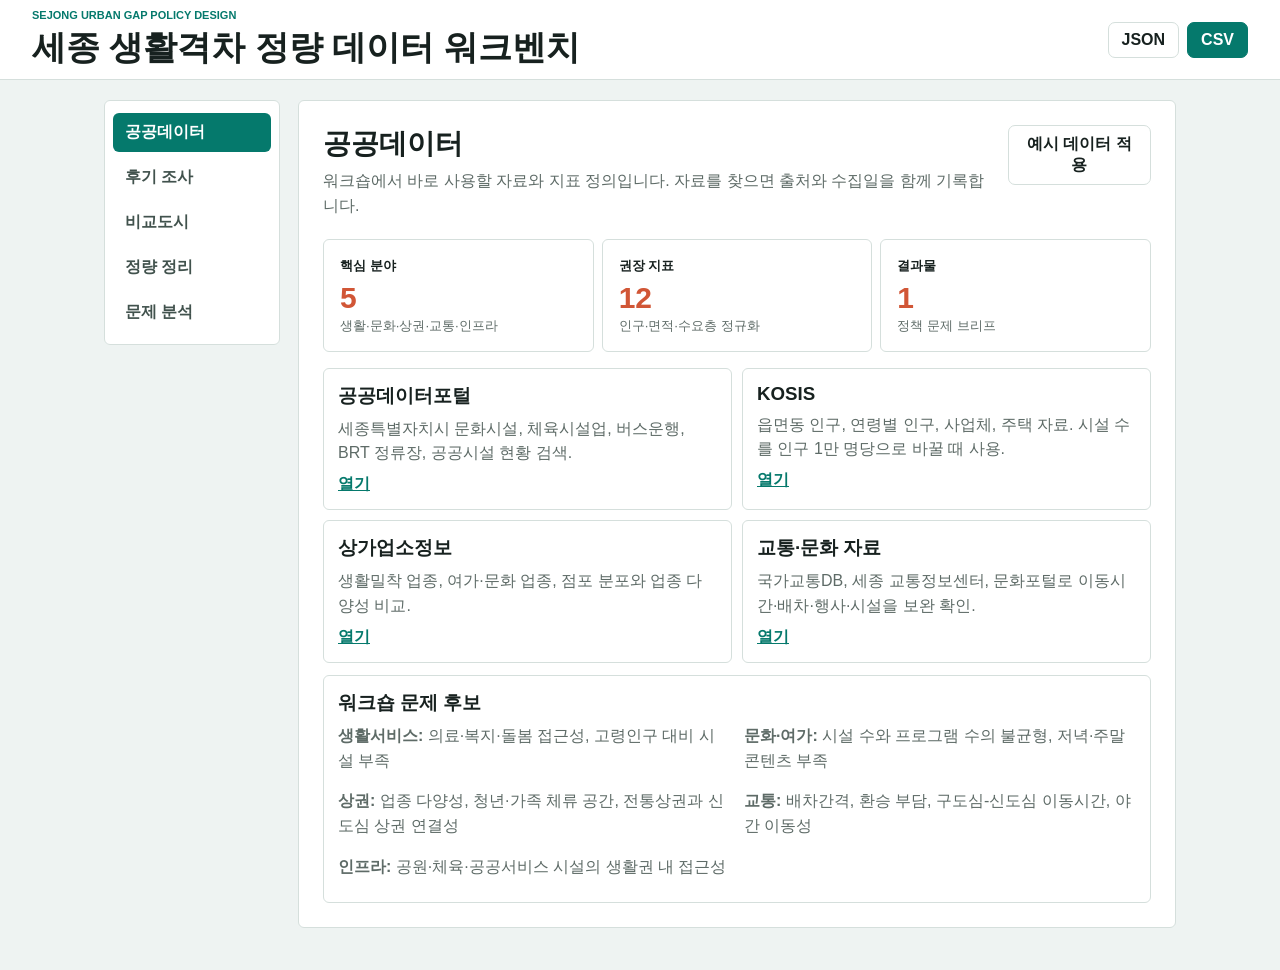
<file: sejong-gap-workbench.html>
<!doctype html>
<html lang="ko">
<head>
  <meta charset="utf-8">
  <meta name="viewport" content="width=device-width, initial-scale=1">
  <title>세종 생활격차 정량 데이터 워크벤치</title>
  <style>
:root {
  --ink: #17211f;
  --muted: #5e6b67;
  --line: #d5dfdc;
  --bg: #eef3f2;
  --panel: #ffffff;
  --soft: #f6f9f8;
  --brand: #05796c;
  --brand-dark: #00675e;
  --danger: #d15636;
  --chip: #e8f1ff;
  font-family: "Segoe UI", "Pretendard", "Noto Sans KR", Arial, sans-serif;
}

* {
  box-sizing: border-box;
}

body {
  margin: 0;
  color: var(--ink);
  background: var(--bg);
}

.app-header {
  height: 80px;
  display: flex;
  align-items: center;
  justify-content: space-between;
  gap: 20px;
  padding: 10px clamp(16px, 3vw, 32px);
  border-bottom: 1px solid var(--line);
  background: var(--panel);
}

.app-header p {
  margin: 0 0 4px;
  color: var(--brand);
  font-size: 11px;
  font-weight: 900;
  letter-spacing: 0;
}

.app-header h1 {
  margin: 0;
  font-size: clamp(25px, 3vw, 34px);
  letter-spacing: 0;
}

.header-actions {
  display: flex;
  gap: 8px;
}

button,
select,
input,
textarea {
  font: inherit;
}

button {
  min-height: 32px;
  border: 1px solid var(--line);
  border-radius: 7px;
  padding: 8px 13px;
  background: var(--panel);
  color: var(--ink);
  font-weight: 800;
  cursor: pointer;
}

button:hover {
  border-color: var(--brand);
}

.header-actions button:last-child,
.form-card button,
.nav-item.active {
  border-color: var(--brand);
  background: var(--brand);
  color: #fff;
}

.app-shell {
  display: grid;
  grid-template-columns: 176px minmax(0, 1fr);
  gap: 18px;
  max-width: 1100px;
  margin: 20px auto 42px;
  padding: 0 14px;
}

.side-nav {
  position: sticky;
  top: 20px;
  align-self: start;
  display: grid;
  gap: 6px;
  padding: 12px 8px;
  border: 1px solid var(--line);
  border-radius: 6px;
  background: var(--panel);
}

.nav-item {
  width: 100%;
  min-height: 38px;
  border: 0;
  border-radius: 6px;
  background: transparent;
  color: #41524d;
  text-align: left;
  padding: 9px 12px;
}

.stage {
  display: none;
}

.stage.active {
  display: block;
}

.panel {
  min-height: 540px;
  padding: 24px;
  border: 1px solid var(--line);
  border-radius: 6px;
  background: var(--panel);
}

.panel-head {
  display: flex;
  align-items: start;
  justify-content: space-between;
  gap: 18px;
  margin-bottom: 20px;
}

.panel-head h2 {
  margin: 0 0 6px;
  font-size: 28px;
  letter-spacing: 0;
}

.panel-head p {
  margin: 0;
  color: var(--muted);
  line-height: 1.55;
}

.stat-grid {
  display: grid;
  grid-template-columns: repeat(3, minmax(0, 1fr));
  gap: 8px;
  margin-bottom: 16px;
}

.stat-grid article {
  min-height: 112px;
  padding: 16px;
  border: 1px solid var(--line);
  border-radius: 6px;
  background: var(--panel);
}

.stat-grid span,
label {
  font-size: 13px;
  font-weight: 800;
}

.stat-grid strong {
  display: block;
  margin: 8px 0 3px;
  color: var(--danger);
  font-size: 30px;
  line-height: 1;
}

.stat-grid small {
  color: var(--muted);
}

.data-grid {
  display: grid;
  grid-template-columns: repeat(2, minmax(0, 1fr));
  gap: 10px;
}

.data-grid article,
.guide-box,
.keyword-box,
.table-box,
.form-card,
.brief-preview {
  border: 1px solid var(--line);
  border-radius: 6px;
  background: var(--panel);
}

.data-grid article,
.guide-box,
.keyword-box,
.brief-preview {
  padding: 14px;
}

.data-grid h3,
.guide-box h3,
.keyword-box h3 {
  margin: 0 0 8px;
}

.data-grid p,
.guide-box p {
  margin: 0 0 8px;
  color: var(--muted);
  line-height: 1.55;
}

.data-grid a {
  color: var(--brand);
  font-weight: 900;
}

.guide-box {
  margin-top: 12px;
}

.issue-list {
  display: grid;
  grid-template-columns: repeat(2, minmax(0, 1fr));
  gap: 8px 14px;
}

.form-card {
  display: grid;
  grid-template-columns: 1fr 1fr 1fr;
  gap: 10px;
  padding: 14px;
  margin-bottom: 16px;
}

.form-card .wide {
  grid-column: span 2;
}

label {
  display: grid;
  gap: 7px;
}

input,
select,
textarea {
  width: 100%;
  border: 1px solid #cbd8d5;
  border-radius: 6px;
  padding: 8px 10px;
  color: var(--ink);
  background: #fff;
}

textarea {
  min-height: 108px;
  resize: vertical;
  line-height: 1.5;
}

.split {
  display: grid;
  grid-template-columns: minmax(0, 1fr) 255px;
  gap: 14px;
}

.table-box {
  overflow: auto;
}

table {
  width: 100%;
  min-width: 640px;
  border-collapse: collapse;
}

th,
td {
  border-bottom: 1px solid var(--line);
  padding: 10px;
  font-size: 13px;
  text-align: left;
  vertical-align: middle;
}

th {
  background: var(--soft);
}

td input,
td select {
  min-width: 110px;
}

.delete {
  border-color: #ffc4b8;
  color: var(--danger);
  background: #fff7f4;
}

.chips {
  display: flex;
  flex-wrap: wrap;
  gap: 8px;
}

.chips span {
  padding: 6px 9px;
  border-radius: 999px;
  background: var(--chip);
  color: #3262a6;
  font-weight: 900;
}

.problem-grid {
  display: grid;
  grid-template-columns: repeat(2, minmax(0, 1fr));
  gap: 14px;
  margin-bottom: 14px;
}

.brief-preview {
  min-height: 280px;
  white-space: pre-wrap;
  line-height: 1.65;
}

@media (max-width: 820px) {
  .app-header {
    height: auto;
    align-items: start;
  }

  .app-shell,
  .split,
  .problem-grid,
  .data-grid,
  .issue-list,
  .stat-grid,
  .form-card {
    grid-template-columns: 1fr;
  }

  .side-nav {
    position: static;
  }

  .form-card .wide {
    grid-column: auto;
  }
}

</style>
</head>
<body>
  <header class="app-header">
    <div>
      <p>SEJONG URBAN GAP POLICY DESIGN</p>
      <h1>세종 생활격차 정량 데이터 워크벤치</h1>
    </div>
    <div class="header-actions">
      <button type="button" id="exportJson">JSON</button>
      <button type="button" id="exportCsv">CSV</button>
    </div>
  </header>

  <main class="app-shell">
    <aside class="side-nav" aria-label="워크벤치 단계">
      <button class="nav-item active" type="button" data-view="data">공공데이터</button>
      <button class="nav-item" type="button" data-view="reviews">후기 조사</button>
      <button class="nav-item" type="button" data-view="compare">비교도시</button>
      <button class="nav-item" type="button" data-view="metrics">정량 정리</button>
      <button class="nav-item" type="button" data-view="problem">문제 분석</button>
    </aside>

    <section class="stage active" id="view-data">
      <div class="panel">
        <div class="panel-head">
          <div>
            <h2>공공데이터</h2>
            <p>워크숍에서 바로 사용할 자료와 지표 정의입니다. 자료를 찾으면 출처와 수집일을 함께 기록합니다.</p>
          </div>
          <button type="button" id="loadDemo">예시 데이터 적용</button>
        </div>

        <div class="stat-grid">
          <article>
            <span>핵심 분야</span>
            <strong>5</strong>
            <small>생활·문화·상권·교통·인프라</small>
          </article>
          <article>
            <span>권장 지표</span>
            <strong>12</strong>
            <small>인구·면적·수요층 정규화</small>
          </article>
          <article>
            <span>결과물</span>
            <strong>1</strong>
            <small>정책 문제 브리프</small>
          </article>
        </div>

        <div class="data-grid">
          <article>
            <h3>공공데이터포털</h3>
            <p>세종특별자치시 문화시설, 체육시설업, 버스운행, BRT 정류장, 공공시설 현황 검색.</p>
            <a href="https://www.data.go.kr/index.do" target="_blank" rel="noreferrer">열기</a>
          </article>
          <article>
            <h3>KOSIS</h3>
            <p>읍면동 인구, 연령별 인구, 사업체, 주택 자료. 시설 수를 인구 1만 명당으로 바꿀 때 사용.</p>
            <a href="https://kosis.kr" target="_blank" rel="noreferrer">열기</a>
          </article>
          <article>
            <h3>상가업소정보</h3>
            <p>생활밀착 업종, 여가·문화 업종, 점포 분포와 업종 다양성 비교.</p>
            <a href="https://www.data.go.kr/tcs/dss/selectApiDataDetailView.do?publicDataPk=15012005" target="_blank" rel="noreferrer">열기</a>
          </article>
          <article>
            <h3>교통·문화 자료</h3>
            <p>국가교통DB, 세종 교통정보센터, 문화포털로 이동시간·배차·행사·시설을 보완 확인.</p>
            <a href="https://bis.sejong.go.kr/web/main/main.view" target="_blank" rel="noreferrer">열기</a>
          </article>
        </div>

        <div class="guide-box">
          <h3>워크숍 문제 후보</h3>
          <div class="issue-list">
            <p><b>생활서비스:</b> 의료·복지·돌봄 접근성, 고령인구 대비 시설 부족</p>
            <p><b>문화·여가:</b> 시설 수와 프로그램 수의 불균형, 저녁·주말 콘텐츠 부족</p>
            <p><b>상권:</b> 업종 다양성, 청년·가족 체류 공간, 전통상권과 신도심 상권 연결성</p>
            <p><b>교통:</b> 배차간격, 환승 부담, 구도심-신도심 이동시간, 야간 이동성</p>
            <p><b>인프라:</b> 공원·체육·공공서비스 시설의 생활권 내 접근성</p>
          </div>
        </div>
      </div>
    </section>

    <section class="stage" id="view-reviews">
      <div class="panel">
        <div class="panel-head">
          <div>
            <h2>후기 조사</h2>
            <p>민원, 인터뷰, 현장 메모, 온라인 후기에서 반복 표현을 기록합니다.</p>
          </div>
          <button type="button" id="resetReviews">후기 초기화</button>
        </div>

        <div class="form-card">
          <label>조사 채널
            <select id="reviewChannel">
              <option>현장 인터뷰</option>
              <option>민원/제안 게시판</option>
              <option>지도/블로그 후기</option>
              <option>지역 커뮤니티</option>
            </select>
          </label>
          <label>지역/장소
            <input id="reviewPlace" placeholder="예: 조치원읍, 행복도시 1생활권">
          </label>
          <label>감성
            <select id="reviewTone">
              <option>부정</option>
              <option>중립</option>
              <option>긍정</option>
            </select>
          </label>
          <label class="wide">핵심 표현
            <input id="reviewText" placeholder="예: 버스 배차가 길다, 야간 콘텐츠가 부족하다">
          </label>
          <label>빈도
            <input id="reviewCount" type="number" min="1" value="1">
          </label>
          <label>URL
            <input id="reviewUrl" placeholder="https://">
          </label>
          <button type="button" id="addReview">기록 추가</button>
        </div>

        <div class="split">
          <div class="table-box">
            <table>
              <thead>
                <tr>
                  <th>채널</th>
                  <th>장소</th>
                  <th>감성</th>
                  <th>표현</th>
                  <th>빈도</th>
                  <th>삭제</th>
                </tr>
              </thead>
              <tbody id="reviewRows"></tbody>
            </table>
          </div>
          <div class="keyword-box">
            <h3>후기 키워드</h3>
            <div class="chips" id="keywordChips"></div>
          </div>
        </div>
      </div>
    </section>

    <section class="stage" id="view-compare">
      <div class="panel">
        <div class="panel-head">
          <div>
            <h2>비교도시</h2>
            <p>세종 구도심과 신도심을 같은 기준으로 비교합니다. 비교값은 신도심 또는 목표 기준입니다.</p>
          </div>
          <button type="button" id="addCompare">항목 추가</button>
        </div>

        <div class="table-box">
          <table>
            <thead>
              <tr>
                <th>비교 항목</th>
                <th>구도심 기준</th>
                <th>신도심/목표 기준</th>
                <th>판단</th>
                <th>메모</th>
              </tr>
            </thead>
            <tbody id="compareRows"></tbody>
          </table>
        </div>
      </div>
    </section>

    <section class="stage" id="view-metrics">
      <div class="panel">
        <div class="panel-head">
          <div>
            <h2>정량 데이터 정리</h2>
            <p>워크숍에서 합의한 지표를 입력하면 격차 신호가 자동 계산됩니다.</p>
          </div>
          <button type="button" id="addMetric">지표 추가</button>
        </div>

        <div class="stat-grid">
          <article>
            <span>생활격차 지수</span>
            <strong id="gapScore">0</strong>
            <small>높을수록 정책 문제화 필요</small>
          </article>
          <article>
            <span>부정 후기 비율</span>
            <strong id="negativeRate">0%</strong>
            <small>후기 조사 입력값 기준</small>
          </article>
          <article>
            <span>구도심 평균 대비</span>
            <strong id="oldAverageGap">0%</strong>
            <small>비교값 대비 차이</small>
          </article>
        </div>

        <div class="table-box">
          <table>
            <thead>
              <tr>
                <th>지표</th>
                <th>분야</th>
                <th>구도심 값</th>
                <th>비교 값</th>
                <th>단위</th>
                <th>출처</th>
                <th>삭제</th>
              </tr>
            </thead>
            <tbody id="metricRows"></tbody>
          </table>
        </div>
      </div>
    </section>

    <section class="stage" id="view-problem">
      <div class="panel">
        <div class="panel-head">
          <div>
            <h2>정책 문제 분석</h2>
            <p>수집한 증거를 문제정의 문장과 정책 가설로 정리합니다.</p>
          </div>
          <button type="button" id="copyBrief">브리프 복사</button>
        </div>

        <div class="problem-grid">
          <label>정책 문제 문장
            <textarea id="problemText"></textarea>
          </label>
          <label>정량 근거
            <textarea id="evidenceText"></textarea>
          </label>
          <label>원인 가설
            <textarea id="causeText"></textarea>
          </label>
          <label>정책 기회
            <textarea id="opportunityText"></textarea>
          </label>
        </div>

        <div class="brief-preview" id="briefPreview"></div>
      </div>
    </section>
  </main>

  <script>
const state = {
  reviews: [
    { channel: "현장 인터뷰", place: "조치원읍", tone: "부정", text: "버스 배차가 길고 야간 이동이 어렵다", count: 4, url: "" },
    { channel: "지역 커뮤니티", place: "읍면 지역", tone: "부정", text: "주말에 갈 문화공간과 가족 체류 공간이 부족하다", count: 3, url: "" },
    { channel: "지도/블로그 후기", place: "행복도시", tone: "긍정", text: "공원과 체육시설은 좋지만 구도심으로 이동하기 불편하다", count: 2, url: "" }
  ],
  compares: [
    { item: "문화시설 접근성", old: "도보 접근 시설 적음", target: "생활권 내 접근 가능", result: "격차 큼", memo: "시설 수와 프로그램 수 분리 확인" },
    { item: "대중교통 연결성", old: "배차간격 길고 환승 부담", target: "BRT·주요 거점 접근 우수", result: "격차 큼", memo: "야간·주말 시간대 확인" },
    { item: "상권 다양성", old: "전통상권 중심", target: "생활·여가 업종 다양", result: "중간", memo: "업종 다양도 비교" }
  ],
  metrics: [
    { name: "인구 1만 명당 문화시설 수", category: "문화", oldValue: 1.8, compareValue: 3.4, unit: "개/1만명", source: "문화포털·세종시" },
    { name: "대중교통 접근성 점수", category: "교통", oldValue: 52, compareValue: 78, unit: "점", source: "KTDB·버스정보" },
    { name: "생활밀착 점포 수", category: "상권", oldValue: 84, compareValue: 112, unit: "개/1만명", source: "상가업소정보" }
  ]
};

const stopwords = new Set(["그리고", "하지만", "있다", "없다", "많다", "적다", "매우", "너무", "정말", "조금", "대한", "에서", "으로", "하다", "된다", "같다"]);

function $(selector) {
  return document.querySelector(selector);
}

function switchView(view) {
  document.querySelectorAll(".nav-item").forEach((button) => button.classList.toggle("active", button.dataset.view === view));
  document.querySelectorAll(".stage").forEach((stage) => stage.classList.toggle("active", stage.id === `view-${view}`));
  if (view === "problem") updateBrief();
}

function gapRate(oldValue, compareValue) {
  const oldNumber = Number(oldValue);
  const compareNumber = Number(compareValue);
  const base = Math.max(oldNumber, compareNumber);
  if (!base) return 0;
  return Math.abs(compareNumber - oldNumber) / base * 100;
}

function renderReviews() {
  $("#reviewRows").innerHTML = state.reviews.map((review, index) => `
    <tr>
      <td>${review.channel}</td>
      <td>${review.place}</td>
      <td>${review.tone}</td>
      <td>${review.text}</td>
      <td>${review.count}</td>
      <td><button class="delete" type="button" data-delete-review="${index}">삭제</button></td>
    </tr>
  `).join("");
  renderKeywords();
  updateStats();
}

function renderKeywords() {
  const counts = new Map();
  state.reviews.forEach((review) => {
    review.text
      .replace(/[^\p{L}\p{N}\s]/gu, " ")
      .split(/\s+/)
      .map((word) => word.trim())
      .filter((word) => word.length >= 2 && !stopwords.has(word))
      .forEach((word) => counts.set(word, (counts.get(word) || 0) + Number(review.count || 1)));
  });

  const chips = [...counts.entries()].sort((a, b) => b[1] - a[1]).slice(0, 14);
  $("#keywordChips").innerHTML = chips.map(([word, count]) => `<span>${word} ${count}</span>`).join("") || "<p>후기를 입력하세요.</p>";
}

function addReview() {
  const text = $("#reviewText").value.trim();
  if (!text) return;
  state.reviews.push({
    channel: $("#reviewChannel").value,
    place: $("#reviewPlace").value.trim() || "미입력",
    tone: $("#reviewTone").value,
    text,
    count: Number($("#reviewCount").value || 1),
    url: $("#reviewUrl").value.trim()
  });
  $("#reviewText").value = "";
  $("#reviewUrl").value = "";
  renderAll();
}

function renderCompare() {
  $("#compareRows").innerHTML = state.compares.map((row, index) => `
    <tr>
      <td><input value="${row.item}" data-compare="${index}" data-field="item"></td>
      <td><input value="${row.old}" data-compare="${index}" data-field="old"></td>
      <td><input value="${row.target}" data-compare="${index}" data-field="target"></td>
      <td><input value="${row.result}" data-compare="${index}" data-field="result"></td>
      <td><input value="${row.memo}" data-compare="${index}" data-field="memo"></td>
    </tr>
  `).join("");
}

function renderMetrics() {
  $("#metricRows").innerHTML = state.metrics.map((row, index) => `
    <tr>
      <td><input value="${row.name}" data-metric="${index}" data-field="name"></td>
      <td>
        <select data-metric="${index}" data-field="category">
          ${["생활", "문화", "상권", "교통", "인프라"].map((item) => `<option ${item === row.category ? "selected" : ""}>${item}</option>`).join("")}
        </select>
      </td>
      <td><input type="number" step="0.01" value="${row.oldValue}" data-metric="${index}" data-field="oldValue"></td>
      <td><input type="number" step="0.01" value="${row.compareValue}" data-metric="${index}" data-field="compareValue"></td>
      <td><input value="${row.unit}" data-metric="${index}" data-field="unit"></td>
      <td><input value="${row.source}" data-metric="${index}" data-field="source"></td>
      <td><button class="delete" type="button" data-delete-metric="${index}">삭제</button></td>
    </tr>
  `).join("");
  updateStats();
}

function updateStats() {
  const rates = state.metrics.map((metric) => gapRate(metric.oldValue, metric.compareValue));
  const averageGap = rates.length ? rates.reduce((sum, rate) => sum + rate, 0) / rates.length : 0;
  const negativeTotal = state.reviews.filter((review) => review.tone === "부정").reduce((sum, review) => sum + Number(review.count || 1), 0);
  const reviewTotal = state.reviews.reduce((sum, review) => sum + Number(review.count || 1), 0);
  $("#gapScore").textContent = Math.round(averageGap);
  $("#negativeRate").textContent = `${reviewTotal ? Math.round(negativeTotal / reviewTotal * 100) : 0}%`;
  $("#oldAverageGap").textContent = `-${Math.round(averageGap)}%`;
}

function strongestMetric() {
  return [...state.metrics].sort((a, b) => gapRate(b.oldValue, b.compareValue) - gapRate(a.oldValue, a.compareValue))[0];
}

function updateBrief() {
  const metric = strongestMetric();
  const negativeCount = state.reviews.filter((review) => review.tone === "부정").reduce((sum, review) => sum + Number(review.count || 1), 0);
  const topReviews = state.reviews.filter((review) => review.tone === "부정").slice(0, 3);
  const compareSummary = state.compares.filter((row) => row.result.includes("격차") || row.result.includes("큼")).slice(0, 2);

  const problem = metric
    ? `세종시 구도심은 ${metric.category} 분야에서 신도심 또는 목표 기준 대비 격차가 나타나며, 후기조사에서도 이동·문화·생활권 불편이 반복된다.`
    : "정량 지표를 입력하면 정책 문제 문장이 생성됩니다.";
  const evidence = [
    `부정 후기 ${negativeCount}건, 반복 키워드 ${$("#keywordChips").innerText || "미도출"}`,
    metric ? `대표 정량 지표: ${metric.name}, 구도심 ${metric.oldValue}${metric.unit}, 비교 ${metric.compareValue}${metric.unit}, 격차 ${gapRate(metric.oldValue, metric.compareValue).toFixed(1)}% (${metric.source})` : "대표 정량 지표 미입력",
    ...topReviews.map((review) => `후기: ${review.place} - ${review.text} (${review.count}회)`)
  ].join("\n");
  const cause = compareSummary.length
    ? compareSummary.map((row) => `${row.item}: ${row.old} / ${row.memo}`).join("\n")
    : "시설 공급 부족, 배차·환승 불편, 생활권별 수요 불일치 중 어느 원인이 큰지 추가 확인이 필요하다.";
  const opportunity = "구도심 생활권 문화공간, 야간·주말 프로그램, 신도심-구도심 연계 교통, 상권 체류 콘텐츠를 묶은 생활권 단위 정책 패키지를 검토한다.";

  $("#problemText").value = problem;
  $("#evidenceText").value = evidence;
  $("#causeText").value = cause;
  $("#opportunityText").value = opportunity;
  $("#briefPreview").textContent = `[정책 문제]\n${problem}\n\n[정량 근거]\n${evidence}\n\n[원인 가설]\n${cause}\n\n[정책 기회]\n${opportunity}`;
}

function exportJson() {
  const blob = new Blob([JSON.stringify(state, null, 2)], { type: "application/json;charset=utf-8" });
  downloadBlob(blob, "sejong-gap-workbench.json");
}

function exportCsv() {
  const header = ["지표", "분야", "구도심 값", "비교 값", "단위", "출처", "격차율"];
  const lines = state.metrics.map((metric) => [metric.name, metric.category, metric.oldValue, metric.compareValue, metric.unit, metric.source, gapRate(metric.oldValue, metric.compareValue).toFixed(1)]
    .map((value) => `"${String(value).replaceAll('"', '""')}"`).join(","));
  const blob = new Blob(["\ufeff" + [header.join(","), ...lines].join("\n")], { type: "text/csv;charset=utf-8" });
  downloadBlob(blob, "sejong-gap-metrics.csv");
}

function downloadBlob(blob, filename) {
  const url = URL.createObjectURL(blob);
  const link = document.createElement("a");
  link.href = url;
  link.download = filename;
  link.click();
  URL.revokeObjectURL(url);
}

function copyBrief() {
  updateBrief();
  navigator.clipboard.writeText($("#briefPreview").textContent);
  $("#copyBrief").textContent = "복사 완료";
  setTimeout(() => {
    $("#copyBrief").textContent = "브리프 복사";
  }, 1200);
}

function loadDemo() {
  state.reviews = [
    { channel: "현장 인터뷰", place: "조치원읍", tone: "부정", text: "버스 배차가 길고 야간 이동이 어렵다", count: 4, url: "" },
    { channel: "지역 커뮤니티", place: "읍면 지역", tone: "부정", text: "주말에 갈 문화공간과 가족 체류 공간이 부족하다", count: 3, url: "" },
    { channel: "지도/블로그 후기", place: "행복도시", tone: "긍정", text: "공원과 체육시설은 좋지만 구도심으로 이동하기 불편하다", count: 2, url: "" }
  ];
  state.metrics = [
    { name: "인구 1만 명당 문화시설 수", category: "문화", oldValue: 1.8, compareValue: 3.4, unit: "개/1만명", source: "문화포털·세종시" },
    { name: "대중교통 접근성 점수", category: "교통", oldValue: 52, compareValue: 78, unit: "점", source: "KTDB·버스정보" },
    { name: "생활밀착 점포 수", category: "상권", oldValue: 84, compareValue: 112, unit: "개/1만명", source: "상가업소정보" }
  ];
  renderAll();
}

function renderAll() {
  renderReviews();
  renderCompare();
  renderMetrics();
  updateBrief();
}

document.addEventListener("click", (event) => {
  const target = event.target;
  if (target.matches(".nav-item")) switchView(target.dataset.view);
  if (target.matches("[data-delete-review]")) {
    state.reviews.splice(Number(target.dataset.deleteReview), 1);
    renderAll();
  }
  if (target.matches("[data-delete-metric]")) {
    state.metrics.splice(Number(target.dataset.deleteMetric), 1);
    renderAll();
  }
});

document.addEventListener("input", (event) => {
  const target = event.target;
  if (target.dataset.metric) {
    const row = state.metrics[Number(target.dataset.metric)];
    row[target.dataset.field] = target.type === "number" ? Number(target.value) : target.value;
    updateStats();
    updateBrief();
  }
  if (target.dataset.compare) {
    state.compares[Number(target.dataset.compare)][target.dataset.field] = target.value;
    updateBrief();
  }
});

$("#addReview").addEventListener("click", addReview);
$("#resetReviews").addEventListener("click", () => {
  state.reviews = [];
  renderAll();
});
$("#addCompare").addEventListener("click", () => {
  state.compares.push({ item: "새 비교 항목", old: "", target: "", result: "", memo: "" });
  renderAll();
});
$("#addMetric").addEventListener("click", () => {
  state.metrics.push({ name: "새 지표", category: "생활", oldValue: 0, compareValue: 0, unit: "", source: "" });
  renderAll();
});
$("#copyBrief").addEventListener("click", copyBrief);
$("#exportJson").addEventListener("click", exportJson);
$("#exportCsv").addEventListener("click", exportCsv);
$("#loadDemo").addEventListener("click", loadDemo);

renderAll();

</script>
</body>
</html>
</file>
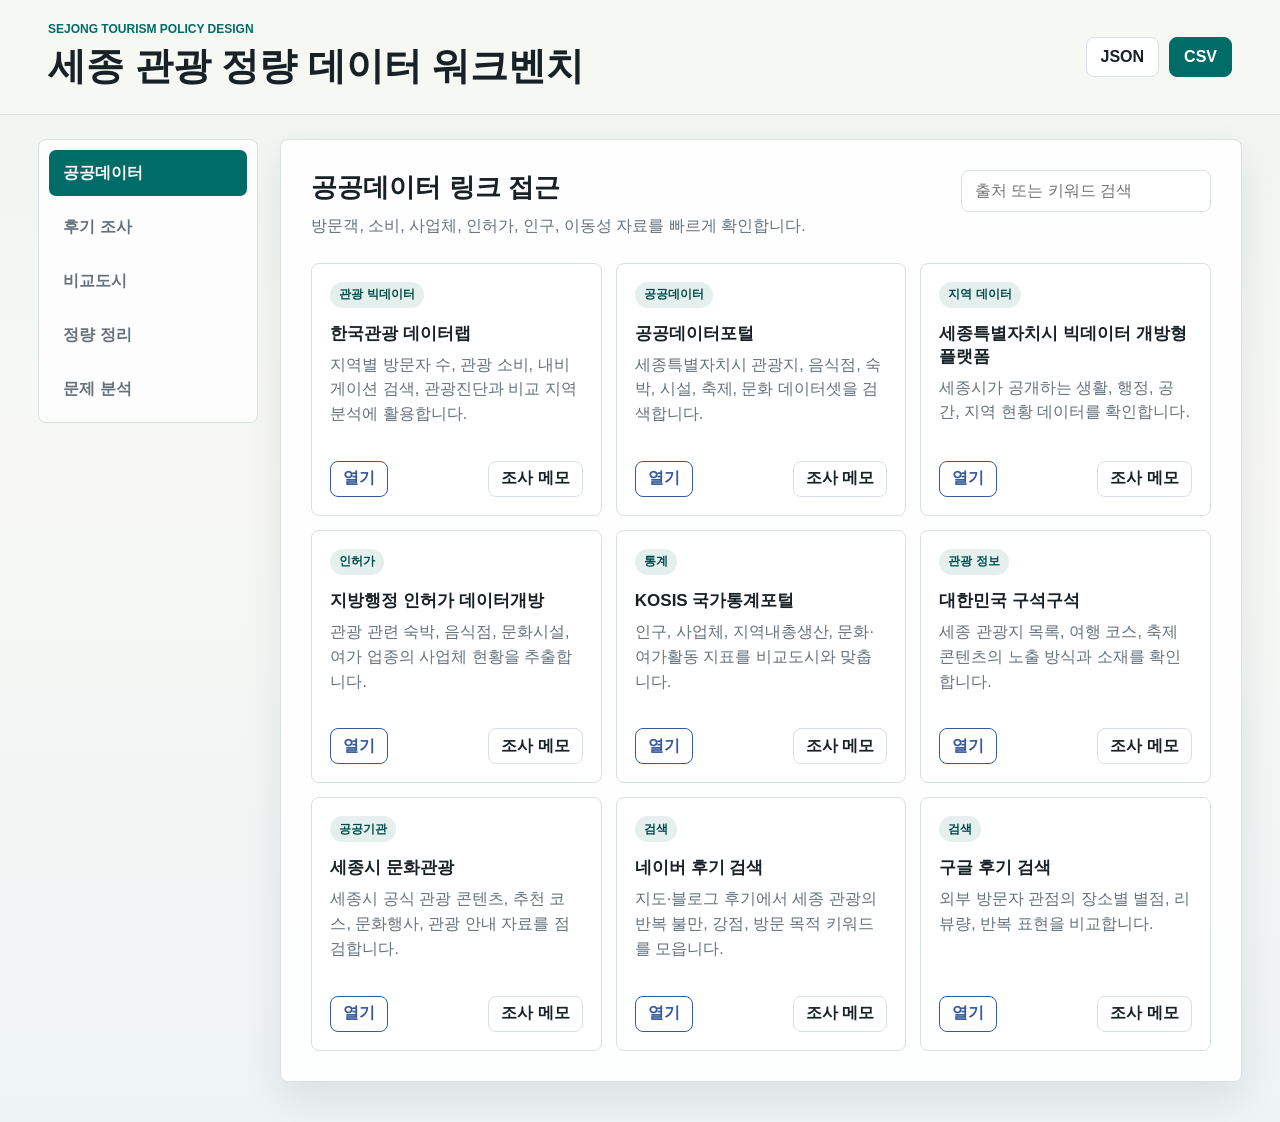
<file: sejong-tourism-workbench.html>
﻿<!doctype html>
<html lang="ko">
<head>
  <meta charset="utf-8">
  <meta name="viewport" content="width=device-width, initial-scale=1">
  <title>세종 관광 정책디자인 데이터 워크벤치</title>
  <style>
:root {
  --ink: #172126;
  --muted: #65727c;
  --line: #d9e0e3;
  --paper: #f7f8f5;
  --panel: #ffffff;
  --teal: #006c67;
  --teal-dark: #004d49;
  --coral: #cf5a3d;
  --blue: #375a9e;
  --shadow: 0 16px 40px rgba(24, 38, 43, 0.09);
}
* { box-sizing: border-box; }
body {
  margin: 0;
  min-height: 100vh;
  color: var(--ink);
  background: linear-gradient(180deg, #f0f4f1 0%, var(--paper) 42%, #eef3f4 100%);
  font-family: "Segoe UI", "Apple SD Gothic Neo", "Malgun Gothic", sans-serif;
}
button, input, select, textarea { font: inherit; }
button { cursor: pointer; }
.topbar {
  position: sticky;
  top: 0;
  z-index: 10;
  display: flex;
  align-items: center;
  justify-content: space-between;
  gap: 24px;
  padding: 22px clamp(18px, 4vw, 48px);
  border-bottom: 1px solid rgba(23, 33, 38, 0.1);
  background: rgba(247, 248, 245, 0.93);
  backdrop-filter: blur(14px);
}
.eyebrow {
  margin: 0 0 5px;
  color: var(--teal);
  font-size: 12px;
  font-weight: 800;
  letter-spacing: 0;
  text-transform: uppercase;
}
h1, h2, h3, p { margin-top: 0; }
h1 { margin-bottom: 0; font-size: clamp(24px, 3vw, 38px); letter-spacing: 0; }
h2 { margin-bottom: 8px; font-size: clamp(22px, 2vw, 30px); letter-spacing: 0; }
h3 { font-size: 17px; letter-spacing: 0; }
.top-actions, .source-actions, .metric-board { display: flex; align-items: center; gap: 10px; }
.icon-button, .text-button, .submit-button {
  min-height: 40px;
  border: 1px solid var(--line);
  border-radius: 8px;
  background: var(--panel);
  color: var(--ink);
  font-weight: 800;
}
.icon-button { min-width: 58px; padding: 0 14px; }
.icon-button.primary, .submit-button { border-color: var(--teal); background: var(--teal); color: #fff; }
.text-button { padding: 0 14px; }
.layout {
  display: grid;
  grid-template-columns: 220px minmax(0, 1fr);
  gap: 22px;
  width: min(1440px, 100%);
  margin: 0 auto;
  padding: 24px clamp(14px, 3vw, 40px) 40px;
}
.sidebar {
  position: sticky;
  top: 100px;
  align-self: start;
  display: grid;
  gap: 8px;
  padding: 10px;
  border: 1px solid var(--line);
  border-radius: 8px;
  background: rgba(255, 255, 255, 0.78);
}
.nav-item {
  min-height: 46px;
  padding: 0 14px;
  border: 0;
  border-radius: 7px;
  background: transparent;
  color: var(--muted);
  font-weight: 800;
  text-align: left;
}
.nav-item.active { background: var(--teal); color: #fff; }
.workspace { min-width: 0; }
.panel {
  display: none;
  min-height: 680px;
  padding: clamp(18px, 3vw, 30px);
  border: 1px solid var(--line);
  border-radius: 8px;
  background: rgba(255, 255, 255, 0.9);
  box-shadow: var(--shadow);
}
.panel.active { display: block; }
.section-head {
  display: flex;
  align-items: start;
  justify-content: space-between;
  gap: 20px;
  margin-bottom: 24px;
}
.section-head p { max-width: 760px; margin-bottom: 0; color: var(--muted); line-height: 1.6; }
.searchbox input, .entry-form input, .entry-form select, .editable-table input, .editable-table select, textarea {
  width: 100%;
  border: 1px solid var(--line);
  border-radius: 8px;
  background: #fff;
  color: var(--ink);
}
.searchbox input { min-width: 250px; min-height: 42px; padding: 0 13px; }
.source-grid { display: grid; grid-template-columns: repeat(3, minmax(0, 1fr)); gap: 14px; }
.source-card {
  display: flex;
  min-height: 220px;
  flex-direction: column;
  justify-content: space-between;
  gap: 18px;
  padding: 18px;
  border: 1px solid var(--line);
  border-radius: 8px;
  background: #fff;
}
.source-type {
  display: inline-flex;
  min-height: 26px;
  align-items: center;
  padding: 0 9px;
  border-radius: 999px;
  background: #e5f0ee;
  color: var(--teal-dark);
  font-size: 12px;
  font-weight: 800;
}
.source-card h3 { margin: 14px 0 8px; }
.source-card p { color: var(--muted); line-height: 1.55; }
.source-actions { justify-content: space-between; }
.source-actions a, .source-actions button {
  display: inline-flex;
  min-height: 36px;
  align-items: center;
  justify-content: center;
  padding: 0 12px;
  border: 1px solid var(--line);
  border-radius: 8px;
  background: #fff;
  color: var(--ink);
  font-weight: 800;
  text-decoration: none;
}
.source-actions a { border-color: var(--blue); color: var(--blue); }
.entry-form {
  display: grid;
  grid-template-columns: repeat(4, minmax(0, 1fr));
  gap: 14px;
  margin-bottom: 22px;
  padding: 16px;
  border: 1px solid var(--line);
  border-radius: 8px;
  background: #fbfcfa;
}
label { display: grid; gap: 7px; color: #354148; font-size: 13px; font-weight: 800; }
.entry-form input, .entry-form select { min-height: 40px; padding: 0 12px; }
.entry-form .wide { grid-column: span 2; }
.submit-button { align-self: end; padding: 0 16px; }
.split { display: grid; grid-template-columns: minmax(0, 1.8fr) minmax(260px, 0.8fr); gap: 18px; }
.table-wrap { overflow: auto; border: 1px solid var(--line); border-radius: 8px; background: #fff; }
table { width: 100%; min-width: 780px; border-collapse: collapse; }
th, td { padding: 12px; border-bottom: 1px solid var(--line); text-align: left; vertical-align: top; }
th { background: #f2f5f3; color: #314047; font-size: 13px; }
td { color: #263239; font-size: 14px; }
tr:last-child td { border-bottom: 0; }
.mini-button { min-height: 30px; border: 1px solid #f0c7bd; border-radius: 7px; background: #fff7f4; color: #a73d27; font-weight: 800; }
.editable-table input, .editable-table select { min-height: 36px; padding: 0 9px; }
.insight-panel, .score-card, .brief { border: 1px solid var(--line); border-radius: 8px; background: #fff; }
.insight-panel { padding: 18px; }
.tag-cloud { display: flex; flex-wrap: wrap; gap: 8px; }
.tag { display: inline-flex; min-height: 30px; align-items: center; padding: 0 10px; border-radius: 999px; background: #eef4fb; color: var(--blue); font-weight: 800; }
.metric-board { display: grid; grid-template-columns: repeat(3, minmax(0, 1fr)); margin-bottom: 18px; }
.score-card { display: grid; gap: 8px; min-height: 140px; padding: 18px; }
.score-card span, .score-card small { color: var(--muted); font-weight: 800; }
.score-card strong { color: var(--coral); font-size: 38px; line-height: 1; }
.analysis-grid { display: grid; grid-template-columns: repeat(2, minmax(0, 1fr)); gap: 16px; margin-bottom: 18px; }
textarea { min-height: 136px; resize: vertical; padding: 12px; line-height: 1.6; }
.brief { min-height: 180px; padding: 18px; white-space: pre-wrap; line-height: 1.7; }
@media (max-width: 980px) {
  .layout { grid-template-columns: 1fr; }
  .sidebar { position: static; grid-template-columns: repeat(5, minmax(0, 1fr)); overflow-x: auto; }
  .nav-item { text-align: center; white-space: nowrap; }
  .source-grid, .split, .metric-board, .analysis-grid { grid-template-columns: 1fr; }
  .entry-form { grid-template-columns: repeat(2, minmax(0, 1fr)); }
}
@media (max-width: 640px) {
  .topbar, .section-head { align-items: stretch; flex-direction: column; }
  .top-actions { justify-content: stretch; }
  .icon-button { flex: 1; }
  .sidebar { grid-template-columns: repeat(2, minmax(0, 1fr)); }
  .entry-form, .entry-form .wide { grid-template-columns: 1fr; grid-column: span 1; }
  .searchbox input { min-width: 0; }
}

</style>
</head>
<body>
  <header class="topbar">
    <div>
      <p class="eyebrow">Sejong Tourism Policy Design</p>
      <h1>세종 관광 정량 데이터 워크벤치</h1>
    </div>
    <div class="top-actions">
      <button class="icon-button" id="exportJsonBtn" title="JSON 내보내기" aria-label="JSON 내보내기"><span>JSON</span></button>
      <button class="icon-button primary" id="exportCsvBtn" title="CSV 내보내기" aria-label="CSV 내보내기"><span>CSV</span></button>
    </div>
  </header>

  <main class="layout">
    <aside class="sidebar" aria-label="단계 선택">
      <button class="nav-item active" data-panel="sources">공공데이터</button>
      <button class="nav-item" data-panel="reviews">후기 조사</button>
      <button class="nav-item" data-panel="cities">비교도시</button>
      <button class="nav-item" data-panel="metrics">정량 정리</button>
      <button class="nav-item" data-panel="analysis">문제 분석</button>
    </aside>

    <section class="workspace">
      <section class="panel active" id="sources">
        <div class="section-head">
          <div>
            <h2>공공데이터 링크 접근</h2>
            <p>방문객, 소비, 사업체, 인허가, 인구, 이동성 자료를 빠르게 확인합니다.</p>
          </div>
          <div class="searchbox"><input id="sourceSearch" type="search" placeholder="출처 또는 키워드 검색"></div>
        </div>
        <div class="source-grid" id="sourceGrid"></div>
      </section>

      <section class="panel" id="reviews">
        <div class="section-head">
          <div>
            <h2>관광 후기 조사</h2>
            <p>공공기관 웹사이트, 지도 후기, 블로그, 커뮤니티에서 발견한 반복 표현을 기록합니다.</p>
          </div>
          <button class="text-button" id="clearReviewsBtn">후기 초기화</button>
        </div>
        <form class="entry-form" id="reviewForm">
          <label>조사 채널<select name="channel"><option>네이버 지도/블로그</option><option>구글 지도</option><option>공공기관 누리집</option><option>지역 커뮤니티</option><option>언론/보도자료</option><option>기타</option></select></label>
          <label>장소/콘텐츠<input name="place" required placeholder="예: 세종호수공원, 국립세종수목원"></label>
          <label>감성<select name="sentiment"><option>긍정</option><option>중립</option><option>부정</option></select></label>
          <label class="wide">핵심 표현<input name="quote" required placeholder="예: 볼거리가 적다, 야간 콘텐츠 부족, 가족 산책은 좋음"></label>
          <label>빈도<input name="count" type="number" min="1" value="1"></label>
          <label>URL<input name="url" type="url" placeholder="https://"></label>
          <button class="submit-button" type="submit">기록 추가</button>
        </form>
        <div class="split">
          <div class="table-wrap"><table><thead><tr><th>채널</th><th>장소</th><th>감성</th><th>표현</th><th>빈도</th><th></th></tr></thead><tbody id="reviewTable"></tbody></table></div>
          <div class="insight-panel"><h3>후기 키워드</h3><div class="tag-cloud" id="tagCloud"></div></div>
        </div>
      </section>

      <section class="panel" id="cities">
        <div class="section-head">
          <div>
            <h2>비교도시 데이터 조사</h2>
            <p>행정중심·신도시·가족형 관광지와 비교해 세종의 차별화 부족을 수치화합니다.</p>
          </div>
          <button class="text-button" id="addCityBtn">도시 추가</button>
        </div>
        <div class="table-wrap"><table class="editable-table"><thead><tr><th>도시</th><th>대표 콘텐츠</th><th>연 방문객</th><th>후기 수</th><th>야간/체류 콘텐츠</th><th>차별화 점수</th><th></th></tr></thead><tbody id="cityTable"></tbody></table></div>
      </section>

      <section class="panel" id="metrics">
        <div class="section-head">
          <div>
            <h2>정량 데이터 정리</h2>
            <p>워크숍에서 합의한 지표를 입력하면 결핍 신호가 자동 계산됩니다.</p>
          </div>
          <button class="text-button" id="addMetricBtn">지표 추가</button>
        </div>
        <div class="metric-board">
          <div class="score-card"><span>콘텐츠 부족 지수</span><strong id="gapScore">0</strong><small>높을수록 정책 문제로 다루기 좋음</small></div>
          <div class="score-card"><span>부정 후기 비율</span><strong id="negativeRate">0%</strong><small>후기 조사 입력값 기준</small></div>
          <div class="score-card"><span>비교도시 평균 대비</span><strong id="cityDelta">0%</strong><small>차별화 점수 기준</small></div>
        </div>
        <div class="table-wrap"><table class="editable-table"><thead><tr><th>지표</th><th>세종 값</th><th>비교 값</th><th>단위</th><th>출처</th><th></th></tr></thead><tbody id="metricTable"></tbody></table></div>
      </section>

      <section class="panel" id="analysis">
        <div class="section-head">
          <div>
            <h2>정책 문제 분석</h2>
            <p>수집한 증거를 문제정의 문장과 정책 가설로 정리합니다.</p>
          </div>
          <button class="text-button" id="copyBriefBtn">브리프 복사</button>
        </div>
        <div class="analysis-grid">
          <label>정책 문제 문장<textarea id="problemText" rows="5">세종시는 공공청사와 생활권 중심 이미지는 강하지만, 외부 방문자가 여행 목적으로 기억할 만한 세종 고유 관광 콘텐츠와 체류형 동선이 부족하다.</textarea></label>
          <label>정량 근거<textarea id="evidenceText" rows="5"></textarea></label>
          <label>원인 가설<textarea id="causeText" rows="5">대표 관광지 간 테마 연결 부족, 야간·계절 프로그램 부족, 행정수도 정체성을 관광 경험으로 전환하는 콘텐츠 부족</textarea></label>
          <label>정책 기회<textarea id="opportunityText" rows="5">정부세종청사, 세종호수공원, 국립세종수목원, 금강 보행축을 연결한 행정수도형 스토리 투어와 가족 체류형 야간 콘텐츠 개발</textarea></label>
        </div>
        <div class="brief" id="briefPreview"></div>
      </section>
    </section>
  </main>

  <template id="sourceCardTemplate">
    <article class="source-card">
      <div><span class="source-type"></span><h3></h3><p></p></div>
      <div class="source-actions"><a target="_blank" rel="noreferrer">열기</a><button type="button">조사 메모</button></div>
    </article>
  </template>
  <script>
const stateKey = "sejongTourismWorkbench";

const sources = [
  { type: "관광 빅데이터", title: "한국관광 데이터랩", desc: "지역별 방문자 수, 관광 소비, 내비게이션 검색, 관광진단과 비교 지역 분석에 활용합니다.", url: "https://datalab.visitkorea.or.kr/" },
  { type: "공공데이터", title: "공공데이터포털", desc: "세종특별자치시 관광지, 음식점, 숙박, 시설, 축제, 문화 데이터셋을 검색합니다.", url: "https://www.data.go.kr/tcs/dss/selectDataSetList.do?keyword=%EC%84%B8%EC%A2%85%20%EA%B4%80%EA%B4%91" },
  { type: "지역 데이터", title: "세종특별자치시 빅데이터 개방형 플랫폼", desc: "세종시가 공개하는 생활, 행정, 공간, 지역 현황 데이터를 확인합니다.", url: "https://www.sejong.go.kr/bigdata/" },
  { type: "인허가", title: "지방행정 인허가 데이터개방", desc: "관광 관련 숙박, 음식점, 문화시설, 여가 업종의 사업체 현황을 추출합니다.", url: "https://www.localdata.go.kr/" },
  { type: "통계", title: "KOSIS 국가통계포털", desc: "인구, 사업체, 지역내총생산, 문화·여가활동 지표를 비교도시와 맞춥니다.", url: "https://kosis.kr/" },
  { type: "관광 정보", title: "대한민국 구석구석", desc: "세종 관광지 목록, 여행 코스, 축제 콘텐츠의 노출 방식과 소재를 확인합니다.", url: "https://korean.visitkorea.or.kr/search/search_list.do?keyword=%EC%84%B8%EC%A2%85" },
  { type: "공공기관", title: "세종시 문화관광", desc: "세종시 공식 관광 콘텐츠, 추천 코스, 문화행사, 관광 안내 자료를 점검합니다.", url: "https://www.sejong.go.kr/tour.do" },
  { type: "검색", title: "네이버 후기 검색", desc: "지도·블로그 후기에서 세종 관광의 반복 불만, 강점, 방문 목적 키워드를 모읍니다.", url: "https://search.naver.com/search.naver?query=%EC%84%B8%EC%A2%85%20%EA%B4%80%EA%B4%91%20%ED%9B%84%EA%B8%B0" },
  { type: "검색", title: "구글 후기 검색", desc: "외부 방문자 관점의 장소별 별점, 리뷰량, 반복 표현을 비교합니다.", url: "https://www.google.com/search?q=%EC%84%B8%EC%A2%85%20%EA%B4%80%EA%B4%91%20%ED%9B%84%EA%B8%B0" }
];

const defaultState = {
  reviews: [
    { channel: "네이버 지도/블로그", place: "세종호수공원", sentiment: "긍정", quote: "산책과 가족 나들이는 좋지만 여행 목적 콘텐츠는 제한적", count: 3, url: "" },
    { channel: "지역 커뮤니티", place: "세종시 전반", sentiment: "부정", quote: "주말에 갈 곳이 반복되고 야간 콘텐츠가 부족", count: 4, url: "" }
  ],
  cities: [
    { name: "세종", content: "호수공원·수목원·정부청사", visitors: 0, reviews: 0, stay: "낮음", score: 42 },
    { name: "대전", content: "엑스포·과학관광·원도심", visitors: 0, reviews: 0, stay: "중간", score: 68 },
    { name: "청주", content: "공예비엔날레·수암골·원도심", visitors: 0, reviews: 0, stay: "중간", score: 61 }
  ],
  metrics: [
    { label: "대표 관광지 후기 수", sejong: 0, compare: 0, unit: "건", source: "지도 후기" },
    { label: "관광 소비액", sejong: 0, compare: 0, unit: "원", source: "한국관광 데이터랩" },
    { label: "숙박업소 수", sejong: 0, compare: 0, unit: "개", source: "지방행정 인허가" }
  ]
};

let appState = loadState();

function loadState() {
  try {
    const saved = JSON.parse(localStorage.getItem(stateKey));
    return saved ? { ...structuredClone(defaultState), ...saved } : structuredClone(defaultState);
  } catch {
    return structuredClone(defaultState);
  }
}
function saveState() { localStorage.setItem(stateKey, JSON.stringify(appState)); }
function el(selector) { return document.querySelector(selector); }
function all(selector) { return [...document.querySelectorAll(selector)]; }
function escapeHtml(value) {
  return String(value ?? "").replaceAll("&", "&amp;").replaceAll("<", "&lt;").replaceAll(">", "&gt;").replaceAll('"', "&quot;").replaceAll("'", "&#039;");
}
function average(values) {
  const valid = values.filter((value) => Number.isFinite(value));
  return valid.length ? valid.reduce((sum, value) => sum + value, 0) / valid.length : 0;
}

function renderSources() {
  const grid = el("#sourceGrid");
  const template = el("#sourceCardTemplate");
  const query = el("#sourceSearch").value.trim().toLowerCase();
  grid.innerHTML = "";
  sources.filter((source) => `${source.type} ${source.title} ${source.desc}`.toLowerCase().includes(query)).forEach((source) => {
    const node = template.content.cloneNode(true);
    node.querySelector(".source-type").textContent = source.type;
    node.querySelector("h3").textContent = source.title;
    node.querySelector("p").textContent = source.desc;
    node.querySelector("a").href = source.url;
    node.querySelector("button").addEventListener("click", () => {
      appState.reviews.unshift({ channel: source.type, place: source.title, sentiment: "중립", quote: `${source.title}에서 확인할 지표 또는 후기 메모`, count: 1, url: source.url });
      saveState(); renderReviews(); activatePanel("reviews");
    });
    grid.appendChild(node);
  });
}

function renderReviews() {
  const tbody = el("#reviewTable");
  tbody.innerHTML = "";
  appState.reviews.forEach((review, index) => {
    const tr = document.createElement("tr");
    tr.innerHTML = `<td>${escapeHtml(review.channel)}</td><td>${escapeHtml(review.place)}</td><td>${escapeHtml(review.sentiment)}</td><td>${escapeHtml(review.quote)}${review.url ? `<br><a href="${escapeHtml(review.url)}" target="_blank" rel="noreferrer">원문</a>` : ""}</td><td>${Number(review.count) || 1}</td><td><button class="mini-button" data-review-delete="${index}">삭제</button></td>`;
    tbody.appendChild(tr);
  });
  all("[data-review-delete]").forEach((button) => button.addEventListener("click", () => {
    appState.reviews.splice(Number(button.dataset.reviewDelete), 1); saveState(); renderAll();
  }));
  renderTags(); renderScores(); updateEvidence();
}

function renderTags() {
  const counts = new Map();
  const stopwords = new Set(["그리고", "하지만", "세종", "관광", "콘텐츠", "후기", "좋지만"]);
  appState.reviews.forEach((review) => {
    review.quote.split(/[\s,./·]+/).map((word) => word.trim()).filter((word) => word.length > 1 && !stopwords.has(word)).forEach((word) => counts.set(word, (counts.get(word) || 0) + Number(review.count || 1)));
  });
  el("#tagCloud").innerHTML = [...counts.entries()].sort((a, b) => b[1] - a[1]).slice(0, 18).map(([word, count]) => `<span class="tag">${escapeHtml(word)} ${count}</span>`).join("");
}

function renderCities() {
  const tbody = el("#cityTable");
  tbody.innerHTML = "";
  appState.cities.forEach((city, index) => {
    const tr = document.createElement("tr");
    tr.innerHTML = `<td><input value="${escapeHtml(city.name)}" data-city="${index}" data-field="name"></td><td><input value="${escapeHtml(city.content)}" data-city="${index}" data-field="content"></td><td><input type="number" min="0" value="${Number(city.visitors) || 0}" data-city="${index}" data-field="visitors"></td><td><input type="number" min="0" value="${Number(city.reviews) || 0}" data-city="${index}" data-field="reviews"></td><td><select data-city="${index}" data-field="stay">${["낮음", "중간", "높음"].map((v) => `<option ${city.stay === v ? "selected" : ""}>${v}</option>`).join("")}</select></td><td><input type="number" min="0" max="100" value="${Number(city.score) || 0}" data-city="${index}" data-field="score"></td><td><button class="mini-button" data-city-delete="${index}">삭제</button></td>`;
    tbody.appendChild(tr);
  });
  all("[data-city]").forEach((input) => input.addEventListener("input", () => {
    const city = appState.cities[Number(input.dataset.city)];
    city[input.dataset.field] = input.type === "number" ? Number(input.value) : input.value;
    saveState(); renderScores(); updateEvidence();
  }));
  all("[data-city-delete]").forEach((button) => button.addEventListener("click", () => {
    appState.cities.splice(Number(button.dataset.cityDelete), 1); saveState(); renderAll();
  }));
}

function renderMetrics() {
  const tbody = el("#metricTable");
  tbody.innerHTML = "";
  appState.metrics.forEach((metric, index) => {
    const tr = document.createElement("tr");
    tr.innerHTML = `<td><input value="${escapeHtml(metric.label)}" data-metric="${index}" data-field="label"></td><td><input type="number" value="${Number(metric.sejong) || 0}" data-metric="${index}" data-field="sejong"></td><td><input type="number" value="${Number(metric.compare) || 0}" data-metric="${index}" data-field="compare"></td><td><input value="${escapeHtml(metric.unit)}" data-metric="${index}" data-field="unit"></td><td><input value="${escapeHtml(metric.source)}" data-metric="${index}" data-field="source"></td><td><button class="mini-button" data-metric-delete="${index}">삭제</button></td>`;
    tbody.appendChild(tr);
  });
  all("[data-metric]").forEach((input) => input.addEventListener("input", () => {
    const metric = appState.metrics[Number(input.dataset.metric)];
    metric[input.dataset.field] = input.type === "number" ? Number(input.value) : input.value;
    saveState(); renderScores(); updateEvidence();
  }));
  all("[data-metric-delete]").forEach((button) => button.addEventListener("click", () => {
    appState.metrics.splice(Number(button.dataset.metricDelete), 1); saveState(); renderAll();
  }));
}

function renderScores() {
  const totalReviews = appState.reviews.reduce((sum, item) => sum + (Number(item.count) || 1), 0);
  const negativeReviews = appState.reviews.filter((item) => item.sentiment === "부정").reduce((sum, item) => sum + (Number(item.count) || 1), 0);
  const negativeRate = totalReviews ? Math.round((negativeReviews / totalReviews) * 100) : 0;
  const sejong = appState.cities.find((city) => city.name.includes("세종")) || appState.cities[0];
  const others = appState.cities.filter((city) => city !== sejong);
  const otherAvg = others.length ? average(others.map((city) => Number(city.score) || 0)) : 0;
  const sejongScore = sejong ? Number(sejong.score) || 0 : 0;
  const delta = otherAvg ? Math.round(((sejongScore - otherAvg) / otherAvg) * 100) : 0;
  const metricGaps = appState.metrics.map((metric) => {
    const sejongValue = Number(metric.sejong) || 0;
    const compareValue = Number(metric.compare) || 0;
    return compareValue > 0 ? Math.max(0, (compareValue - sejongValue) / compareValue) : 0;
  });
  const gapScore = Math.round(Math.min(100, (negativeRate * 0.45) + (Math.max(0, -delta) * 0.35) + (average(metricGaps) * 100 * 0.2)));
  el("#negativeRate").textContent = `${negativeRate}%`;
  el("#cityDelta").textContent = `${delta > 0 ? "+" : ""}${delta}%`;
  el("#gapScore").textContent = String(gapScore);
}

function updateEvidence() {
  const negative = appState.reviews.filter((item) => item.sentiment === "부정");
  const metricLines = appState.metrics.map((metric) => {
    const diff = Number(metric.compare) - Number(metric.sejong);
    return `${metric.label}: 세종 ${metric.sejong}${metric.unit}, 비교 ${metric.compare}${metric.unit}, 차이 ${diff}${metric.unit} (${metric.source})`;
  });
  const reviewLine = `부정 후기 ${negative.length}개 유형, 반복 빈도 ${negative.reduce((sum, item) => sum + (Number(item.count) || 1), 0)}회`;
  if (!el("#evidenceText").dataset.touched) el("#evidenceText").value = [reviewLine, ...metricLines].join("\n");
  renderBrief();
}

function renderBrief() {
  el("#briefPreview").textContent = ["[정책 문제]", el("#problemText").value, "", "[정량 근거]", el("#evidenceText").value, "", "[원인 가설]", el("#causeText").value, "", "[정책 기회]", el("#opportunityText").value].join("\n");
}
function activatePanel(id) {
  all(".nav-item").forEach((button) => button.classList.toggle("active", button.dataset.panel === id));
  all(".panel").forEach((panel) => panel.classList.toggle("active", panel.id === id));
}
function renderAll() { renderSources(); renderReviews(); renderCities(); renderMetrics(); renderScores(); updateEvidence(); }
function download(filename, content, type) {
  const blob = new Blob([content], { type });
  const url = URL.createObjectURL(blob);
  const link = document.createElement("a");
  link.href = url; link.download = filename; link.click(); URL.revokeObjectURL(url);
}
function toCsv(rows) { return rows.map((row) => row.map((cell) => `"${String(cell ?? "").replaceAll('"', '""')}"`).join(",")).join("\n"); }

all(".nav-item").forEach((button) => button.addEventListener("click", () => activatePanel(button.dataset.panel)));
el("#sourceSearch").addEventListener("input", renderSources);
el("#reviewForm").addEventListener("submit", (event) => {
  event.preventDefault();
  const data = new FormData(event.currentTarget);
  appState.reviews.unshift({ channel: data.get("channel"), place: data.get("place"), sentiment: data.get("sentiment"), quote: data.get("quote"), count: Number(data.get("count")) || 1, url: data.get("url") });
  event.currentTarget.reset(); event.currentTarget.elements.count.value = 1;
  saveState(); renderAll();
});
el("#clearReviewsBtn").addEventListener("click", () => { appState.reviews = []; saveState(); renderAll(); });
el("#addCityBtn").addEventListener("click", () => { appState.cities.push({ name: "새 비교도시", content: "", visitors: 0, reviews: 0, stay: "중간", score: 50 }); saveState(); renderCities(); renderScores(); });
el("#addMetricBtn").addEventListener("click", () => { appState.metrics.push({ label: "새 지표", sejong: 0, compare: 0, unit: "", source: "" }); saveState(); renderMetrics(); renderScores(); });
["#problemText", "#causeText", "#opportunityText"].forEach((selector) => el(selector).addEventListener("input", renderBrief));
el("#evidenceText").addEventListener("input", () => { el("#evidenceText").dataset.touched = "true"; renderBrief(); });
el("#copyBriefBtn").addEventListener("click", async () => {
  await navigator.clipboard.writeText(el("#briefPreview").textContent);
  el("#copyBriefBtn").textContent = "복사됨";
  setTimeout(() => { el("#copyBriefBtn").textContent = "브리프 복사"; }, 1200);
});
el("#exportJsonBtn").addEventListener("click", () => download("sejong-tourism-policy-data.json", JSON.stringify(appState, null, 2), "application/json;charset=utf-8"));
el("#exportCsvBtn").addEventListener("click", () => {
  const reviewRows = [["section", "channel", "place", "sentiment", "quote", "count", "url"], ...appState.reviews.map((r) => ["review", r.channel, r.place, r.sentiment, r.quote, r.count, r.url])];
  const cityRows = [["section", "city", "content", "visitors", "reviews", "stay", "score"], ...appState.cities.map((c) => ["city", c.name, c.content, c.visitors, c.reviews, c.stay, c.score])];
  const metricRows = [["section", "label", "sejong", "compare", "unit", "source"], ...appState.metrics.map((m) => ["metric", m.label, m.sejong, m.compare, m.unit, m.source])];
  download("sejong-tourism-policy-data.csv", `\uFEFF${toCsv(reviewRows)}\n\n${toCsv(cityRows)}\n\n${toCsv(metricRows)}`, "text/csv;charset=utf-8");
});
renderAll();

</script>
</body>
</html>
</file>
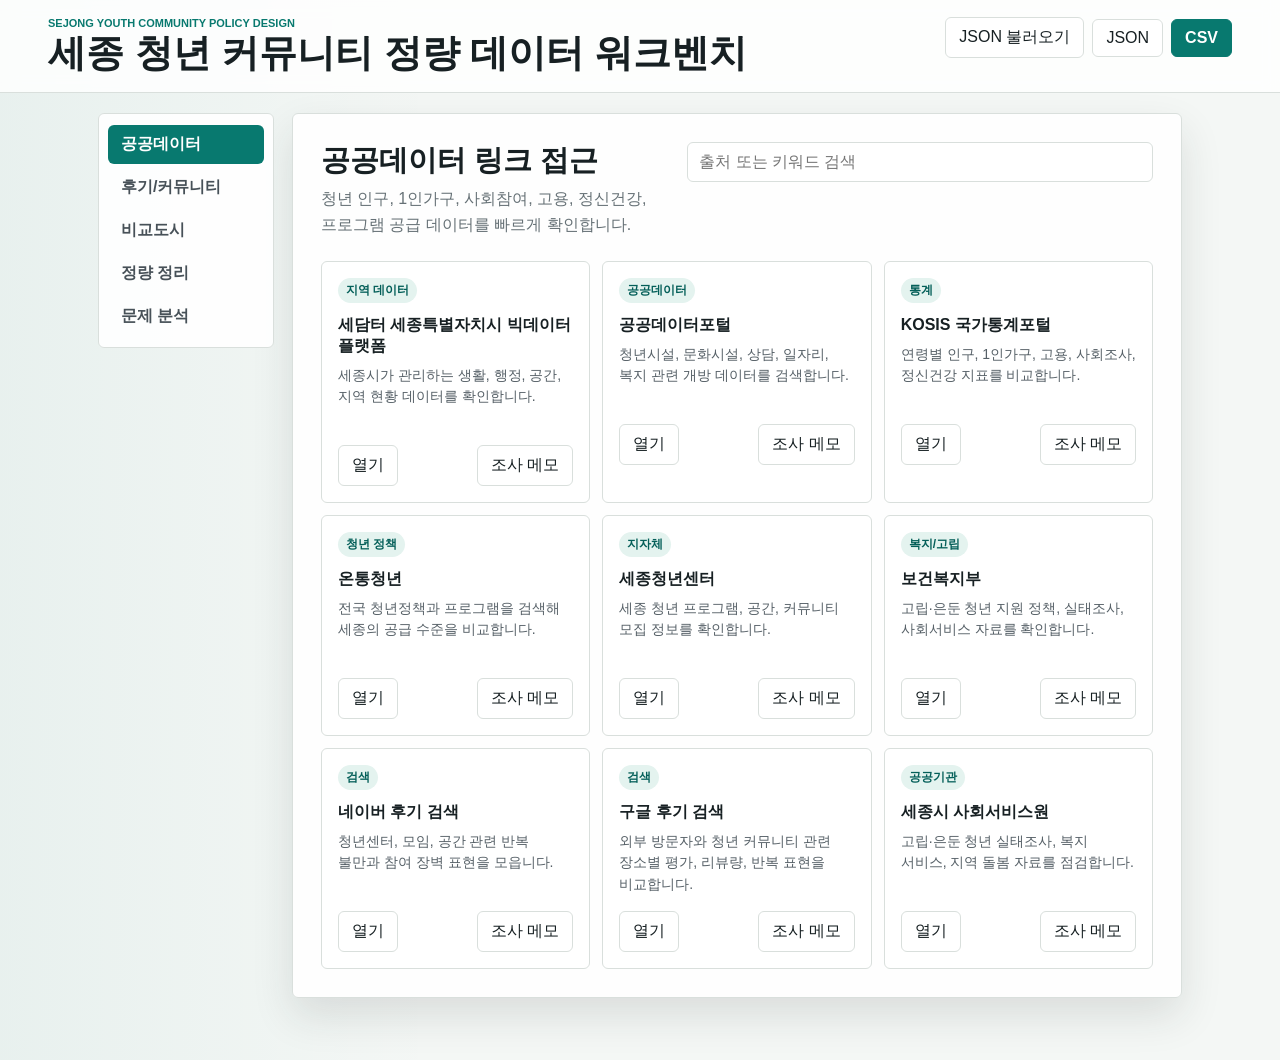
<file: sejong-youth-community-workbench.html>
<!doctype html>
<html lang="ko">
<head>
  <meta charset="utf-8" />
  <meta name="viewport" content="width=device-width, initial-scale=1" />
  <title>세종 청년 커뮤니티 정량 데이터 워크벤치</title>
  <style>
    :root {
      --teal: #08796f;
      --teal-dark: #045f59;
      --ink: #172023;
      --muted: #667176;
      --line: #d9dfdc;
      --bg: #f4f7f5;
      --panel: #ffffff;
      --soft: #edf4f1;
      --warm: #b85a3c;
      --blue: #355f84;
      --yellow: #ffe8a3;
      --shadow: 0 18px 42px rgba(31, 45, 43, 0.12);
    }

    * { box-sizing: border-box; }

    body {
      margin: 0;
      font-family: "Pretendard", "Noto Sans KR", "Apple SD Gothic Neo", Arial, sans-serif;
      color: var(--ink);
      background:
        linear-gradient(90deg, rgba(8, 121, 111, 0.05), transparent 34%),
        var(--bg);
      letter-spacing: 0;
    }

    button, input, select, textarea {
      font: inherit;
    }

    button {
      border: 1px solid var(--line);
      background: #fff;
      color: var(--ink);
      border-radius: 6px;
      padding: 9px 13px;
      cursor: pointer;
      min-height: 38px;
    }

    button:hover { border-color: var(--teal); }

    .primary {
      background: var(--teal);
      border-color: var(--teal);
      color: #fff;
      font-weight: 800;
    }

    .danger {
      color: #9f3c2d;
      border-color: #edd5cd;
      background: #fff8f6;
    }

    .topbar {
      min-height: 82px;
      padding: 17px clamp(16px, 4vw, 48px);
      border-bottom: 1px solid var(--line);
      background: rgba(255, 255, 255, 0.82);
      backdrop-filter: blur(8px);
      display: flex;
      align-items: flex-start;
      justify-content: space-between;
      gap: 20px;
    }

    .eyebrow {
      margin: 0 0 3px;
      color: var(--teal);
      font-size: 11px;
      font-weight: 900;
      text-transform: uppercase;
    }

    h1 {
      margin: 0;
      font-size: clamp(25px, 3.2vw, 38px);
      line-height: 1.12;
      font-weight: 900;
    }

    h2 {
      margin: 0 0 9px;
      font-size: clamp(22px, 2.3vw, 30px);
      line-height: 1.2;
    }

    h3 {
      margin: 0 0 12px;
      font-size: 18px;
    }

    .actions {
      display: flex;
      align-items: center;
      gap: 8px;
      flex-wrap: wrap;
      justify-content: flex-end;
    }

    .wrap {
      display: grid;
      grid-template-columns: 176px minmax(0, 1fr);
      gap: 18px;
      max-width: 1120px;
      margin: 20px auto;
      padding: 0 18px 42px;
    }

    nav {
      background: rgba(255, 255, 255, 0.9);
      border: 1px solid var(--line);
      border-radius: 6px;
      padding: 9px;
      align-self: start;
      position: sticky;
      top: 14px;
    }

    .tab {
      width: 100%;
      text-align: left;
      border: 0;
      background: transparent;
      color: #475158;
      font-weight: 700;
      margin: 2px 0;
    }

    .tab.active {
      background: var(--teal);
      color: #fff;
    }

    main {
      min-width: 0;
      background: rgba(255, 255, 255, 0.94);
      border: 1px solid var(--line);
      border-radius: 6px;
      box-shadow: var(--shadow);
      padding: clamp(18px, 2.8vw, 28px);
    }

    .view { display: none; }
    .view.active { display: block; }

    .section-head {
      display: flex;
      align-items: start;
      justify-content: space-between;
      gap: 16px;
      margin-bottom: 22px;
    }

    .lead {
      margin: 0;
      color: var(--muted);
      line-height: 1.65;
      word-break: keep-all;
    }

    .grid {
      display: grid;
      grid-template-columns: repeat(3, minmax(0, 1fr));
      gap: 12px;
    }

    .two {
      display: grid;
      grid-template-columns: minmax(0, 1fr) 256px;
      gap: 14px;
    }

    .card {
      border: 1px solid var(--line);
      background: #fff;
      border-radius: 6px;
      padding: 16px;
      min-width: 0;
    }

    .tag {
      display: inline-flex;
      align-items: center;
      min-height: 24px;
      padding: 4px 8px;
      border-radius: 999px;
      background: #e4f3ef;
      color: var(--teal-dark);
      font-size: 12px;
      font-weight: 800;
      margin-bottom: 10px;
    }

    .source-title {
      margin: 2px 0 8px;
      font-size: 16px;
      font-weight: 900;
    }

    .source-desc {
      min-height: 66px;
      margin: 0 0 14px;
      color: #566067;
      line-height: 1.55;
      font-size: 14px;
      word-break: keep-all;
    }

    .source-actions {
      display: flex;
      justify-content: space-between;
      gap: 8px;
      align-items: center;
    }

    .form {
      display: grid;
      grid-template-columns: repeat(3, minmax(0, 1fr));
      gap: 10px;
      margin-bottom: 16px;
    }

    label {
      display: grid;
      gap: 6px;
      color: #2f3a3f;
      font-size: 12px;
      font-weight: 800;
    }

    input, select, textarea {
      width: 100%;
      border: 1px solid var(--line);
      border-radius: 6px;
      padding: 10px 11px;
      background: #fff;
      color: var(--ink);
      min-height: 38px;
    }

    textarea {
      min-height: 96px;
      resize: vertical;
      line-height: 1.55;
    }

    .span-2 { grid-column: span 2; }
    .span-3 { grid-column: 1 / -1; }

    table {
      width: 100%;
      border-collapse: collapse;
      min-width: 720px;
    }

    th, td {
      border-bottom: 1px solid var(--line);
      padding: 10px;
      text-align: left;
      vertical-align: top;
      font-size: 13px;
    }

    th {
      background: #f3f6f4;
      font-size: 12px;
      color: #2e393f;
    }

    .table-box {
      border: 1px solid var(--line);
      border-radius: 6px;
      overflow: auto;
      background: #fff;
      max-height: 330px;
    }

    .chips {
      display: flex;
      flex-wrap: wrap;
      gap: 8px;
    }

    .chip {
      display: inline-flex;
      align-items: center;
      gap: 5px;
      padding: 6px 9px;
      border-radius: 999px;
      background: #eaf1f7;
      color: var(--blue);
      font-size: 13px;
      font-weight: 800;
    }

    .metrics {
      display: grid;
      grid-template-columns: repeat(3, minmax(0, 1fr));
      gap: 10px;
      margin: 18px 0 14px;
    }

    .metric {
      border: 1px solid var(--line);
      border-radius: 6px;
      padding: 15px;
      background: #fff;
    }

    .metric b {
      display: block;
      color: var(--warm);
      font-size: 29px;
      line-height: 1.1;
      margin: 6px 0;
    }

    .metric span {
      color: var(--muted);
      font-size: 13px;
    }

    .indicator-grid {
      display: grid;
      grid-template-columns: 1.1fr 0.85fr 0.85fr 0.6fr 1fr 44px;
      min-width: 820px;
      border: 1px solid var(--line);
      border-radius: 6px;
      overflow: hidden;
      background: #fff;
    }

    .indicator-grid > div {
      padding: 8px;
      border-bottom: 1px solid var(--line);
      min-width: 0;
    }

    .indicator-grid .head {
      background: #f3f6f4;
      font-weight: 900;
      font-size: 12px;
    }

    .indicator-grid input {
      min-width: 0;
      padding: 8px;
    }

    .note {
      background: #fffdf6;
      border: 1px solid #eadca9;
      border-radius: 6px;
      padding: 12px 14px;
      color: #5b4b18;
      line-height: 1.55;
      margin-bottom: 16px;
      font-size: 14px;
    }

    .brief {
      border: 1px solid var(--line);
      border-radius: 6px;
      background: #fff;
      padding: 16px;
      white-space: pre-wrap;
      line-height: 1.62;
      min-height: 250px;
      word-break: keep-all;
    }

    .extract-panel {
      margin-top: 16px;
      display: grid;
      grid-template-columns: minmax(0, 1fr) 270px;
      gap: 14px;
    }

    .result-list {
      margin: 0;
      padding-left: 18px;
      color: #334047;
      line-height: 1.75;
      font-size: 14px;
    }

    .small {
      color: var(--muted);
      font-size: 12px;
      line-height: 1.45;
    }

    @media (max-width: 860px) {
      .topbar { align-items: stretch; flex-direction: column; }
      .actions { justify-content: flex-start; }
      .wrap { grid-template-columns: 1fr; padding-inline: 12px; }
      nav {
        position: static;
        display: flex;
        overflow: auto;
      }
      .tab {
        width: auto;
        white-space: nowrap;
      }
      main { padding: 18px; }
      .grid, .metrics, .form, .two, .extract-panel { grid-template-columns: 1fr; }
      .span-2, .span-3 { grid-column: auto; }
      .section-head { flex-direction: column; }
    }
  </style>
</head>
<body>
  <header class="topbar">
    <div>
      <p class="eyebrow">SEJONG YOUTH COMMUNITY POLICY DESIGN</p>
      <h1>세종 청년 커뮤니티 정량 데이터 워크벤치</h1>
    </div>
    <div class="actions">
      <button id="importBtn">JSON 불러오기</button>
      <button id="jsonBtn">JSON</button>
      <button id="csvBtn" class="primary">CSV</button>
      <input id="importFile" type="file" accept="application/json,.json" hidden />
    </div>
  </header>

  <div class="wrap">
    <nav aria-label="작업 단계">
      <button class="tab active" data-view="sources">공공데이터</button>
      <button class="tab" data-view="reviews">후기/커뮤니티</button>
      <button class="tab" data-view="compare">비교도시</button>
      <button class="tab" data-view="indicators">정량 정리</button>
      <button class="tab" data-view="analysis">문제 분석</button>
    </nav>

    <main>
      <section id="sources" class="view active">
        <div class="section-head">
          <div>
            <h2>공공데이터 링크 접근</h2>
            <p class="lead">청년 인구, 1인가구, 사회참여, 고용, 정신건강, 프로그램 공급 데이터를 빠르게 확인합니다.</p>
          </div>
          <input id="sourceSearch" placeholder="출처 또는 키워드 검색" />
        </div>
        <div id="sourceCards" class="grid"></div>
      </section>

      <section id="reviews" class="view">
        <div class="section-head">
          <div>
            <h2>후기/커뮤니티 증거 수집</h2>
            <p class="lead">공공기관 웹사이트, 지도 후기, 블로그, 커뮤니티에서 발견한 반복 표현을 기록하고 빈도와 감성을 정리합니다.</p>
          </div>
          <button id="clearReviews">후기 초기화</button>
        </div>
        <div class="card">
          <div class="form">
            <label>채널
              <select id="reviewChannel">
                <option>공공기관 웹사이트</option>
                <option>세종청년센터</option>
                <option>네이버 지도/블로그</option>
                <option>지역 커뮤니티</option>
                <option>뉴스/보도자료</option>
                <option>설문/인터뷰</option>
              </select>
            </label>
            <label>장소/문제상황
              <input id="reviewPlace" placeholder="예: 조치원 청년공간, 온라인 모임" />
            </label>
            <label>감성
              <select id="reviewSentiment">
                <option>부정</option>
                <option>중립</option>
                <option>긍정</option>
              </select>
            </label>
            <label class="span-2">핵심 표현
              <input id="reviewText" placeholder="예: 같이 갈 사람이 없다, 정보가 흩어져 있다, 참여가 어색하다" />
            </label>
            <label>빈도
              <input id="reviewCount" type="number" min="1" value="1" />
            </label>
            <label class="span-2">URL
              <input id="reviewUrl" placeholder="https://" />
            </label>
            <button id="addReview" class="primary">기록 추가</button>
          </div>
        </div>
        <div class="two">
          <div class="table-box">
            <table>
              <thead><tr><th>채널</th><th>장소/상황</th><th>감성</th><th>표현</th><th>빈도</th><th></th></tr></thead>
              <tbody id="reviewRows"></tbody>
            </table>
          </div>
          <aside class="card">
            <h3>후기 키워드</h3>
            <div id="keywordChips" class="chips"></div>
          </aside>
        </div>
        <div class="extract-panel">
          <div class="card">
            <h3>붙여넣기 텍스트 추출</h3>
            <textarea id="rawText" placeholder="기사, 공지, 후기, 설문 응답을 붙여넣으면 숫자와 반복 키워드를 추출합니다."></textarea>
            <div class="actions" style="justify-content:flex-start; margin-top:10px;">
              <button id="extractBtn" class="primary">추출 실행</button>
              <button id="useExtractBtn">후기 기록에 반영</button>
            </div>
          </div>
          <div class="card">
            <h3>추출 결과</h3>
            <ul id="extractResults" class="result-list"></ul>
          </div>
        </div>
      </section>

      <section id="compare" class="view">
        <div class="section-head">
          <div>
            <h2>비교도시 벤치마크</h2>
            <p class="lead">대전, 청주, 천안, 서울 자치구 등과 프로그램 공급량, 청년 밀도, 온라인 언급량을 비교합니다.</p>
          </div>
          <button id="addCity">도시 추가</button>
        </div>
        <div class="table-box">
          <table>
            <thead><tr><th>도시</th><th>비교 이유</th><th>청년 인구</th><th>커뮤니티/공간 수</th><th>청년 고립 관련 언급</th><th>메모</th><th></th></tr></thead>
            <tbody id="cityRows"></tbody>
          </table>
        </div>
      </section>

      <section id="indicators" class="view">
        <div class="section-head">
          <div>
            <h2>정량 데이터 정리</h2>
            <p class="lead">워크숍에서 합의한 지표를 입력하면 결핍 신호와 차이가 자동 계산됩니다.</p>
          </div>
          <button id="addIndicator">지표 추가</button>
        </div>
        <div class="metrics">
          <div class="metric">
            <span>교류 결핍 지수</span>
            <b id="scarcityScore">0</b>
            <span>높을수록 문제 우선순위가 큼</span>
          </div>
          <div class="metric">
            <span>부정 후기 비율</span>
            <b id="negativeRate">0%</b>
            <span>후기/커뮤니티 입력값 기준</span>
          </div>
          <div class="metric">
            <span>비교도시 평균 대비</span>
            <b id="gapRate">0%</b>
            <span>정량 지표의 세종-비교 차이</span>
          </div>
        </div>
        <div class="table-box">
          <div id="indicatorGrid" class="indicator-grid"></div>
        </div>
      </section>

      <section id="analysis" class="view">
        <div class="section-head">
          <div>
            <h2>정책 문제 분석</h2>
            <p class="lead">수집한 증거를 문제정의 문장과 정책 가설로 정리합니다.</p>
          </div>
          <button id="copyBrief">브리프 복사</button>
        </div>
        <div class="note">입력한 데이터는 서버로 전송되지 않고 브라우저에만 저장됩니다. 워크숍 종료 시 JSON/CSV로 내려받아 공유하세요.</div>
        <div class="form">
          <label class="span-2">정책 문제 문장
            <textarea id="problemText"></textarea>
          </label>
          <label>정량 근거
            <textarea id="evidenceText"></textarea>
          </label>
          <label class="span-2">원인 가설
            <textarea id="causeText"></textarea>
          </label>
          <label>정책 기회
            <textarea id="opportunityText"></textarea>
          </label>
        </div>
        <div id="brief" class="brief"></div>
      </section>
    </main>
  </div>

  <script>
    const seed = {
      reviews: [
        { channel: "세종청년센터", place: "프로그램 공지", sentiment: "중립", text: "정보는 있으나 대상과 일정이 흩어져 있어 한눈에 보기 어렵다", count: 3, url: "" },
        { channel: "지역 커뮤니티", place: "세종시 전반", sentiment: "부정", text: "퇴근 후 같이 갈 모임이 적고 처음 참여가 어색하다", count: 5, url: "" },
        { channel: "뉴스/보도자료", place: "고립 청년 지원", sentiment: "부정", text: "고립 은둔 청년 실태조사와 발굴 체계가 필요하다", count: 4, url: "" }
      ],
      indicators: [
        { name: "만 19-39세 청년 인구", sejong: 0, compare: 0, unit: "명", source: "KOSIS/세담터" },
        { name: "청년 1인가구 수", sejong: 0, compare: 0, unit: "가구", source: "KOSIS" },
        { name: "청년 커뮤니티 프로그램 수", sejong: 0, compare: 0, unit: "건", source: "세종청년센터/타 지자체" },
        { name: "청년 공간 또는 활동 거점 수", sejong: 0, compare: 0, unit: "개", source: "공공데이터포털/지자체" },
        { name: "고립/외로움 관련 부정 언급", sejong: 0, compare: 0, unit: "건", source: "후기/커뮤니티" }
      ],
      cities: [
        { city: "대전", reason: "인접 광역 생활권", youth: 0, spaces: 0, mentions: 0, memo: "청년공간과 대학가 프로그램 비교" },
        { city: "청주", reason: "충청권 유사 생활권", youth: 0, spaces: 0, mentions: 0, memo: "청년센터 프로그램 공급량 비교" }
      ],
      analysis: {
        problem: "세종시 청년은 높은 청년 비율과 성장도시 이미지를 갖고 있지만, 일상적으로 교류할 수 있는 커뮤니티 정보와 참여 동선이 분산되어 사회적 고립 위험을 조기에 발견하기 어렵다.",
        evidence: "",
        cause: "행정기관, 청년공간, 민간모임, 온라인 커뮤니티의 정보가 흩어져 있고 처음 참여자를 위한 낮은 문턱의 반복 프로그램이 부족하다.",
        opportunity: "공공데이터와 커뮤니티 후기를 결합해 고립 위험 신호를 조기에 파악하고, 권역별 소모임 추천과 첫 참여 동행 프로그램을 설계한다."
      }
    };

    const sources = [
      { type: "지역 데이터", title: "세담터 세종특별자치시 빅데이터 플랫폼", desc: "세종시가 관리하는 생활, 행정, 공간, 지역 현황 데이터를 확인합니다.", url: "https://www2.sejong.go.kr/bigdata/systemIntro.do" },
      { type: "공공데이터", title: "공공데이터포털", desc: "청년시설, 문화시설, 상담, 일자리, 복지 관련 개방 데이터를 검색합니다.", url: "https://www.data.go.kr/" },
      { type: "통계", title: "KOSIS 국가통계포털", desc: "연령별 인구, 1인가구, 고용, 사회조사, 정신건강 지표를 비교합니다.", url: "https://kosis.kr/" },
      { type: "청년 정책", title: "온통청년", desc: "전국 청년정책과 프로그램을 검색해 세종의 공급 수준을 비교합니다.", url: "https://www.youthcenter.go.kr/" },
      { type: "지자체", title: "세종청년센터", desc: "세종 청년 프로그램, 공간, 커뮤니티 모집 정보를 확인합니다.", url: "https://sjyouth.sjtp.or.kr/" },
      { type: "복지/고립", title: "보건복지부", desc: "고립·은둔 청년 지원 정책, 실태조사, 사회서비스 자료를 확인합니다.", url: "https://www.mohw.go.kr/" },
      { type: "검색", title: "네이버 후기 검색", desc: "청년센터, 모임, 공간 관련 반복 불만과 참여 장벽 표현을 모읍니다.", url: "https://search.naver.com/search.naver?query=%EC%84%B8%EC%A2%85%EC%8B%9C%20%EC%B2%AD%EB%85%84%20%EB%AA%A8%EC%9E%84%20%ED%9B%84%EA%B8%B0" },
      { type: "검색", title: "구글 후기 검색", desc: "외부 방문자와 청년 커뮤니티 관련 장소별 평가, 리뷰량, 반복 표현을 비교합니다.", url: "https://www.google.com/search?q=%EC%84%B8%EC%A2%85%EC%8B%9C+%EC%B2%AD%EB%85%84+%EC%BB%A4%EB%AE%A4%EB%8B%88%ED%8B%B0+%ED%9B%84%EA%B8%B0" },
      { type: "공공기관", title: "세종시 사회서비스원", desc: "고립·은둔 청년 실태조사, 복지 서비스, 지역 돌봄 자료를 점검합니다.", url: "https://www.sjwf.or.kr/" }
    ];

    const keywords = ["고립", "은둔", "외로움", "혼자", "같이", "모임", "참여", "정보", "흩어져", "부족", "어색", "퇴근", "주말", "상담", "청년센터", "1인가구", "커뮤니티", "프로그램", "관계", "친구"];
    const cloneSeed = () => JSON.parse(JSON.stringify(seed));
    const state = load();
    let lastExtract = [];

    function load() {
      try {
        return JSON.parse(localStorage.getItem("sejongYouthWorkbench")) || cloneSeed();
      } catch {
        return cloneSeed();
      }
    }

    function save() {
      localStorage.setItem("sejongYouthWorkbench", JSON.stringify(state));
    }

    function download(name, text, type) {
      const blob = new Blob([text], { type });
      const a = document.createElement("a");
      a.href = URL.createObjectURL(blob);
      a.download = name;
      a.click();
      URL.revokeObjectURL(a.href);
    }

    function csvEscape(value) {
      return '"' + String(value ?? "").replace(/"/g, '""') + '"';
    }

    function exportCsv() {
      const rows = [];
      rows.push(["section", "field1", "field2", "field3", "value", "unit", "source"].map(csvEscape).join(","));
      state.indicators.forEach(i => rows.push(["indicator", i.name, "sejong", i.compare, i.sejong, i.unit, i.source].map(csvEscape).join(",")));
      state.reviews.forEach(r => rows.push(["review", r.channel, r.place, r.sentiment, r.count, r.text, r.url].map(csvEscape).join(",")));
      state.cities.forEach(c => rows.push(["compare_city", c.city, c.reason, c.youth, c.spaces, c.mentions, c.memo].map(csvEscape).join(",")));
      download("sejong-youth-community-data.csv", "\ufeff" + rows.join("\n"), "text/csv;charset=utf-8");
    }

    function renderSources() {
      const q = document.querySelector("#sourceSearch").value.trim().toLowerCase();
      const box = document.querySelector("#sourceCards");
      box.innerHTML = "";
      sources
        .filter(s => !q || [s.type, s.title, s.desc].join(" ").toLowerCase().includes(q))
        .forEach(s => {
          const card = document.createElement("article");
          card.className = "card";
          card.innerHTML = `
            <span class="tag">${s.type}</span>
            <div class="source-title">${s.title}</div>
            <p class="source-desc">${s.desc}</p>
            <div class="source-actions">
              <button data-open="${s.url}">열기</button>
              <button data-memo="${s.title}">조사 메모</button>
            </div>`;
          box.append(card);
        });
    }

    function renderReviews() {
      const body = document.querySelector("#reviewRows");
      body.innerHTML = "";
      state.reviews.forEach((r, idx) => {
        const tr = document.createElement("tr");
        tr.innerHTML = `<td>${r.channel}</td><td>${r.place}</td><td>${r.sentiment}</td><td>${r.text}</td><td>${r.count}</td><td><button class="danger" data-del-review="${idx}">삭제</button></td>`;
        body.append(tr);
      });

      const counts = {};
      state.reviews.forEach(r => {
        keywords.forEach(k => {
          if ((r.text + " " + r.place).includes(k)) counts[k] = (counts[k] || 0) + Number(r.count || 1);
        });
      });
      const chips = document.querySelector("#keywordChips");
      chips.innerHTML = "";
      Object.entries(counts).sort((a, b) => b[1] - a[1]).slice(0, 14).forEach(([k, v]) => {
        const chip = document.createElement("span");
        chip.className = "chip";
        chip.textContent = `${k} ${v}`;
        chips.append(chip);
      });
    }

    function renderIndicators() {
      const grid = document.querySelector("#indicatorGrid");
      grid.innerHTML = "";
      ["지표", "세종 값", "비교 값", "단위", "출처", ""].forEach(h => {
        const div = document.createElement("div");
        div.className = "head";
        div.textContent = h;
        grid.append(div);
      });
      state.indicators.forEach((i, idx) => {
        ["name", "sejong", "compare", "unit", "source"].forEach(key => {
          const cell = document.createElement("div");
          const input = document.createElement("input");
          input.value = i[key];
          input.type = ["sejong", "compare"].includes(key) ? "number" : "text";
          input.addEventListener("input", () => {
            i[key] = input.type === "number" ? Number(input.value) : input.value;
            save();
            renderMetrics();
            renderAnalysis();
          });
          cell.append(input);
          grid.append(cell);
        });
        const cell = document.createElement("div");
        cell.innerHTML = `<button class="danger" data-del-indicator="${idx}">삭제</button>`;
        grid.append(cell);
      });
      renderMetrics();
    }

    function renderCities() {
      const body = document.querySelector("#cityRows");
      body.innerHTML = "";
      state.cities.forEach((c, idx) => {
        const tr = document.createElement("tr");
        ["city", "reason", "youth", "spaces", "mentions", "memo"].forEach(key => {
          const td = document.createElement("td");
          const input = document.createElement("input");
          input.type = ["youth", "spaces", "mentions"].includes(key) ? "number" : "text";
          input.value = c[key];
          input.addEventListener("input", () => {
            c[key] = input.type === "number" ? Number(input.value) : input.value;
            save();
          });
          td.append(input);
          tr.append(td);
        });
        const td = document.createElement("td");
        td.innerHTML = `<button class="danger" data-del-city="${idx}">삭제</button>`;
        tr.append(td);
        body.append(tr);
      });
    }

    function renderMetrics() {
      const negative = state.reviews.filter(r => r.sentiment === "부정").reduce((s, r) => s + Number(r.count || 0), 0);
      const total = state.reviews.reduce((s, r) => s + Number(r.count || 0), 0);
      const negRate = total ? Math.round((negative / total) * 100) : 0;
      const diffs = state.indicators
        .filter(i => Number(i.compare) > 0)
        .map(i => ((Number(i.sejong) - Number(i.compare)) / Number(i.compare)) * 100);
      const avgGap = diffs.length ? Math.round(diffs.reduce((a, b) => a + b, 0) / diffs.length) : 0;
      const scarcity = Math.max(0, Math.round(negRate * 0.55 + Math.abs(Math.min(avgGap, 0)) * 0.45));
      document.querySelector("#negativeRate").textContent = `${negRate}%`;
      document.querySelector("#gapRate").textContent = `${avgGap}%`;
      document.querySelector("#scarcityScore").textContent = scarcity;
    }

    function renderAnalysis() {
      document.querySelector("#problemText").value = state.analysis.problem;
      document.querySelector("#causeText").value = state.analysis.cause;
      document.querySelector("#opportunityText").value = state.analysis.opportunity;
      const evidence = [
        `부정 후기 ${state.reviews.filter(r => r.sentiment === "부정").length}개 유형, 총 빈도 ${state.reviews.reduce((s, r) => s + Number(r.count || 0), 0)}회`,
        ...state.indicators.map(i => `${i.name}: 세종 ${i.sejong}${i.unit}, 비교 ${i.compare}${i.unit}, 출처 ${i.source}`)
      ].join("\n");
      state.analysis.evidence = state.analysis.evidence || evidence;
      document.querySelector("#evidenceText").value = state.analysis.evidence;
      const brief = `[정책 문제]\n${state.analysis.problem}\n\n[정량 근거]\n${state.analysis.evidence}\n\n[원인 가설]\n${state.analysis.cause}\n\n[정책 기회]\n${state.analysis.opportunity}`;
      document.querySelector("#brief").textContent = brief;
    }

    function extractText() {
      const text = document.querySelector("#rawText").value;
      const nums = Array.from(text.matchAll(/([0-9]+(?:\.[0-9]+)?)(\s?%|\s?명|\s?건|\s?개|\s?가구|\s?회)?/g)).map(m => `${m[1]}${m[2] || ""}`);
      const hits = keywords.map(k => [k, (text.match(new RegExp(k, "g")) || []).length]).filter(([, n]) => n > 0).sort((a, b) => b[1] - a[1]);
      lastExtract = hits;
      const list = document.querySelector("#extractResults");
      list.innerHTML = "";
      [...nums.slice(0, 8).map(n => `숫자: ${n}`), ...hits.slice(0, 10).map(([k, n]) => `키워드: ${k} ${n}회`)].forEach(v => {
        const li = document.createElement("li");
        li.textContent = v;
        list.append(li);
      });
    }

    function bind() {
      document.querySelectorAll(".tab").forEach(btn => {
        btn.addEventListener("click", () => {
          document.querySelectorAll(".tab, .view").forEach(el => el.classList.remove("active"));
          btn.classList.add("active");
          document.querySelector("#" + btn.dataset.view).classList.add("active");
          if (btn.dataset.view === "analysis") renderAnalysis();
        });
      });

      document.body.addEventListener("click", e => {
        const open = e.target.closest("[data-open]");
        if (open) window.open(open.dataset.open, "_blank", "noopener");
        const memo = e.target.closest("[data-memo]");
        if (memo) {
          state.reviews.push({ channel: "조사 메모", place: memo.dataset.memo, sentiment: "중립", text: "확인 필요", count: 1, url: "" });
          save(); renderReviews();
          document.querySelector('[data-view="reviews"]').click();
        }
        const dr = e.target.closest("[data-del-review]");
        if (dr) { state.reviews.splice(Number(dr.dataset.delReview), 1); save(); renderReviews(); renderMetrics(); }
        const di = e.target.closest("[data-del-indicator]");
        if (di) { state.indicators.splice(Number(di.dataset.delIndicator), 1); save(); renderIndicators(); }
        const dc = e.target.closest("[data-del-city]");
        if (dc) { state.cities.splice(Number(dc.dataset.delCity), 1); save(); renderCities(); }
      });

      document.querySelector("#sourceSearch").addEventListener("input", renderSources);
      document.querySelector("#addReview").addEventListener("click", () => {
        state.reviews.push({
          channel: document.querySelector("#reviewChannel").value,
          place: document.querySelector("#reviewPlace").value || "미분류",
          sentiment: document.querySelector("#reviewSentiment").value,
          text: document.querySelector("#reviewText").value || "표현 없음",
          count: Number(document.querySelector("#reviewCount").value || 1),
          url: document.querySelector("#reviewUrl").value
        });
        document.querySelector("#reviewText").value = "";
        save(); renderReviews(); renderMetrics();
      });
      document.querySelector("#clearReviews").addEventListener("click", () => {
        if (confirm("후기 기록을 모두 지울까요?")) {
          state.reviews = [];
          save(); renderReviews(); renderMetrics();
        }
      });
      document.querySelector("#addIndicator").addEventListener("click", () => {
        state.indicators.push({ name: "새 지표", sejong: 0, compare: 0, unit: "건", source: "출처 입력" });
        save(); renderIndicators();
      });
      document.querySelector("#addCity").addEventListener("click", () => {
        state.cities.push({ city: "새 도시", reason: "", youth: 0, spaces: 0, mentions: 0, memo: "" });
        save(); renderCities();
      });
      ["problemText", "evidenceText", "causeText", "opportunityText"].forEach(id => {
        document.querySelector("#" + id).addEventListener("input", e => {
          const key = { problemText: "problem", evidenceText: "evidence", causeText: "cause", opportunityText: "opportunity" }[id];
          state.analysis[key] = e.target.value;
          save(); renderAnalysis();
        });
      });
      document.querySelector("#extractBtn").addEventListener("click", extractText);
      document.querySelector("#useExtractBtn").addEventListener("click", () => {
        if (!lastExtract.length) extractText();
        lastExtract.slice(0, 5).forEach(([k, n]) => {
          state.reviews.push({ channel: "붙여넣기 추출", place: "텍스트 원문", sentiment: ["고립", "은둔", "외로움", "부족", "어색"].includes(k) ? "부정" : "중립", text: k, count: n, url: "" });
        });
        save(); renderReviews(); renderMetrics();
      });
      document.querySelector("#jsonBtn").addEventListener("click", () => download("sejong-youth-community-data.json", JSON.stringify(state, null, 2), "application/json;charset=utf-8"));
      document.querySelector("#csvBtn").addEventListener("click", exportCsv);
      document.querySelector("#importBtn").addEventListener("click", () => document.querySelector("#importFile").click());
      document.querySelector("#importFile").addEventListener("change", async e => {
        const file = e.target.files[0];
        if (!file) return;
        const data = JSON.parse(await file.text());
        Object.assign(state, data);
        save(); renderAll();
      });
      document.querySelector("#copyBrief").addEventListener("click", async () => {
        await navigator.clipboard.writeText(document.querySelector("#brief").textContent);
        document.querySelector("#copyBrief").textContent = "복사됨";
        setTimeout(() => document.querySelector("#copyBrief").textContent = "브리프 복사", 1200);
      });
    }

    function renderAll() {
      renderSources();
      renderReviews();
      renderCities();
      renderIndicators();
      renderAnalysis();
    }

    bind();
    renderAll();
  </script>
</body>
</html>
</file>
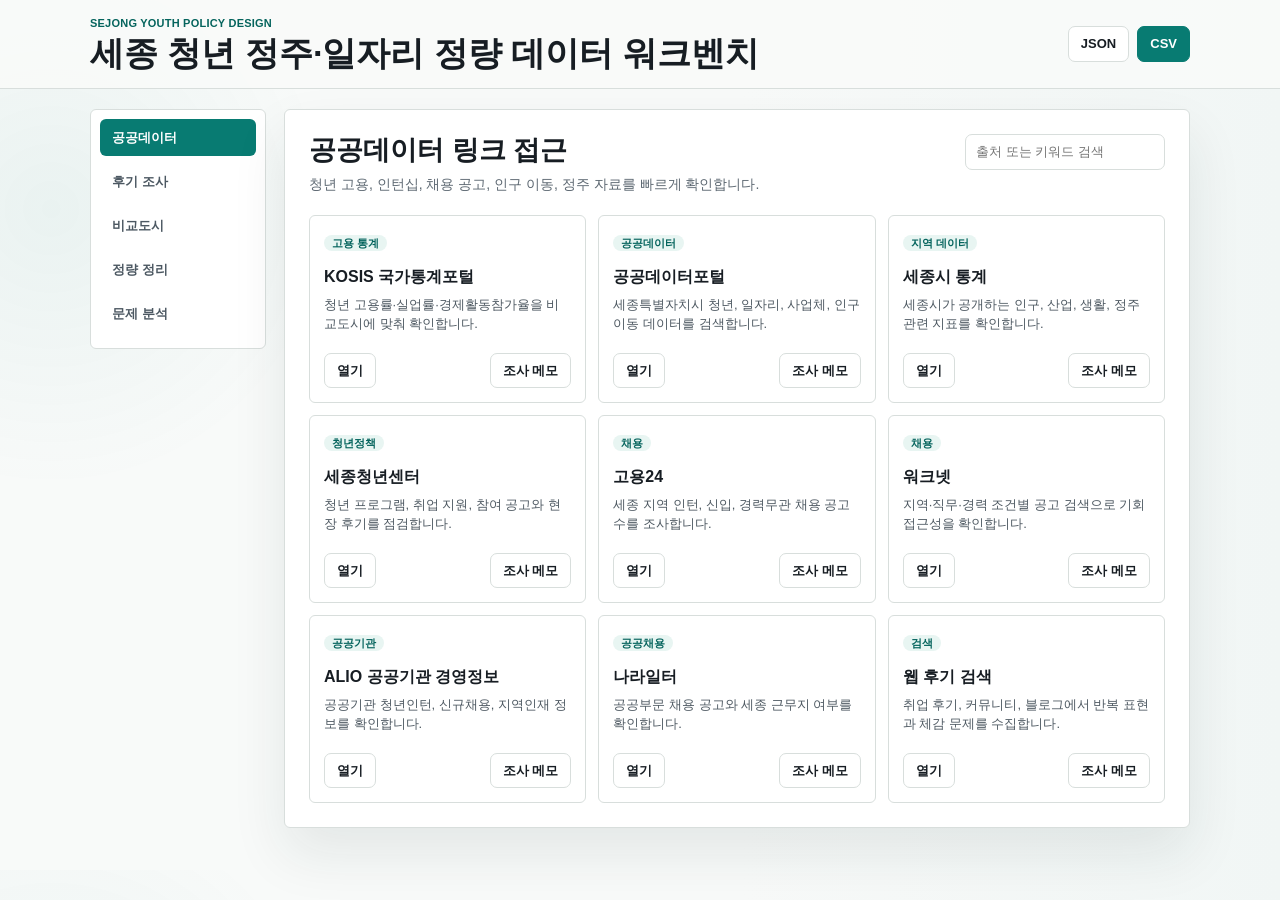
<file: sejong-youth-workbench.html>
<!doctype html>
<html lang="ko">
<head>
  <meta charset="utf-8">
  <meta name="viewport" content="width=device-width, initial-scale=1">
  <title>세종 청년 정주·일자리 정량 데이터 워크벤치</title>
  <style>
    :root {
      --bg: #f4f7f6;
      --panel: #ffffff;
      --ink: #171d23;
      --muted: #5d6872;
      --line: #d8dedc;
      --teal: #087b72;
      --teal-dark: #05645d;
      --soft-teal: #e8f5f2;
      --red: #bc5847;
      --shadow: 0 26px 55px rgba(24, 42, 48, .09);
    }

    * { box-sizing: border-box; }

    body {
      margin: 0;
      background:
        radial-gradient(circle at 4% 24%, rgba(8, 123, 114, .06), transparent 280px),
        linear-gradient(90deg, #f8faf9 0, #f8faf9 58%, #f1f6f5 100%);
      color: var(--ink);
      font-family: "Segoe UI", "Malgun Gothic", Arial, sans-serif;
      line-height: 1.5;
    }

    header {
      height: 89px;
      border-bottom: 1px solid var(--line);
      background: rgba(250, 251, 250, .86);
      display: flex;
      align-items: center;
    }

    .topbar {
      width: min(1100px, calc(100vw - 32px));
      margin: 0 auto;
      display: flex;
      justify-content: space-between;
      align-items: center;
      gap: 18px;
    }

    .eyebrow {
      margin: 0 0 2px;
      color: var(--teal-dark);
      font-size: 11px;
      font-weight: 900;
      letter-spacing: .02em;
    }

    h1 {
      margin: 0;
      font-size: clamp(28px, 3vw, 34px);
      line-height: 1.16;
      letter-spacing: 0;
    }

    .top-actions {
      display: flex;
      gap: 8px;
      flex: 0 0 auto;
    }

    button, a.button {
      min-height: 34px;
      border: 1px solid var(--line);
      border-radius: 7px;
      background: #fff;
      color: var(--ink);
      padding: 7px 12px;
      font: inherit;
      font-size: 13px;
      font-weight: 800;
      text-decoration: none;
      cursor: pointer;
    }

    button.primary, a.button.primary {
      background: var(--teal);
      border-color: var(--teal);
      color: #fff;
    }

    button.danger {
      color: #9d463b;
      border-color: #e7c8c0;
      background: #fff8f6;
    }

    main {
      width: min(1100px, calc(100vw - 32px));
      margin: 20px auto 42px;
      display: grid;
      grid-template-columns: 176px minmax(0, 1fr);
      gap: 18px;
    }

    nav {
      align-self: start;
      border: 1px solid var(--line);
      border-radius: 6px;
      background: #fff;
      padding: 9px;
    }

    .nav-item {
      width: 100%;
      min-height: 37px;
      margin: 0 0 7px;
      border: 0;
      background: transparent;
      color: #4c5862;
      text-align: left;
      padding: 8px 12px;
      border-radius: 6px;
      font-weight: 750;
    }

    .nav-item.active {
      background: var(--teal);
      color: #fff;
    }

    .workspace {
      min-height: 542px;
      border: 1px solid var(--line);
      border-radius: 6px;
      background: #fff;
      box-shadow: var(--shadow);
      padding: 24px;
    }

    .view { display: none; }
    .view.active { display: block; }

    .view-head {
      display: flex;
      justify-content: space-between;
      align-items: start;
      gap: 16px;
      margin-bottom: 20px;
    }

    h2 {
      margin: 0;
      font-size: 27px;
      line-height: 1.2;
      letter-spacing: 0;
    }

    .sub {
      margin: 8px 0 0;
      color: var(--muted);
      font-size: 14px;
    }

    .search {
      width: 200px;
      min-height: 34px;
      border: 1px solid var(--line);
      border-radius: 7px;
      padding: 7px 10px;
      font: inherit;
      font-size: 13px;
    }

    .cards {
      display: grid;
      grid-template-columns: repeat(3, minmax(0, 1fr));
      gap: 12px;
    }

    .card {
      min-height: 188px;
      border: 1px solid var(--line);
      border-radius: 6px;
      background: #fff;
      padding: 14px;
      display: flex;
      flex-direction: column;
      justify-content: space-between;
    }

    .badge {
      align-self: flex-start;
      border-radius: 999px;
      background: var(--soft-teal);
      color: var(--teal-dark);
      padding: 2px 8px;
      font-size: 11px;
      font-weight: 850;
    }

    .card h3 {
      margin: 12px 0 7px;
      font-size: 16px;
      line-height: 1.35;
    }

    .card p {
      margin: 0;
      color: #4e5962;
      font-size: 13px;
    }

    .card-actions {
      display: flex;
      justify-content: space-between;
      gap: 8px;
      margin-top: 14px;
    }

    label {
      display: block;
      margin: 0 0 5px;
      font-size: 12px;
      font-weight: 800;
      color: #323c45;
    }

    input, select, textarea {
      width: 100%;
      min-height: 32px;
      border: 1px solid var(--line);
      border-radius: 6px;
      background: #fff;
      color: var(--ink);
      padding: 6px 9px;
      font: inherit;
      font-size: 13px;
    }

    textarea {
      min-height: 104px;
      resize: vertical;
    }

    .form-panel {
      border: 1px solid var(--line);
      border-radius: 6px;
      padding: 13px;
      margin-bottom: 16px;
    }

    .form-grid {
      display: grid;
      grid-template-columns: repeat(3, minmax(0, 1fr));
      gap: 10px;
      align-items: end;
    }

    .form-grid.five {
      grid-template-columns: 1.15fr 1fr 1fr 1fr 1fr auto;
    }

    .wide { grid-column: span 2; }
    .full { grid-column: 1 / -1; }

    table {
      width: 100%;
      border-collapse: collapse;
      font-size: 13px;
    }

    .table-wrap {
      border: 1px solid var(--line);
      border-radius: 6px;
      overflow: auto;
      background: #fff;
    }

    th, td {
      border-bottom: 1px solid var(--line);
      padding: 8px 10px;
      text-align: left;
      vertical-align: top;
    }

    th {
      background: #f4f7f6;
      color: #34414a;
      font-size: 12px;
    }

    td.num, th.num { text-align: right; }

    .split {
      display: grid;
      grid-template-columns: minmax(0, 2.25fr) minmax(230px, 1fr);
      gap: 14px;
    }

    .keyword-box {
      border: 1px solid var(--line);
      border-radius: 6px;
      padding: 14px;
      min-height: 208px;
    }

    .keyword-box h3 {
      margin: 0 0 12px;
      font-size: 17px;
    }

    .tags {
      display: flex;
      flex-wrap: wrap;
      gap: 7px;
    }

    .tags span {
      border-radius: 999px;
      background: #eaf2fb;
      color: #315a7a;
      padding: 4px 9px;
      font-size: 13px;
      font-weight: 800;
    }

    .metric-grid {
      display: grid;
      grid-template-columns: repeat(3, minmax(0, 1fr));
      gap: 9px;
      margin-bottom: 14px;
    }

    .metric {
      border: 1px solid var(--line);
      border-radius: 6px;
      padding: 13px;
      min-height: 112px;
    }

    .metric span {
      display: block;
      font-size: 13px;
      color: #45515a;
    }

    .metric b {
      display: block;
      margin-top: 4px;
      font-size: 28px;
      color: var(--red);
      line-height: 1.1;
    }

    .metric small {
      display: block;
      margin-top: 8px;
      font-size: 12px;
      color: #4d5961;
    }

    .analysis-grid {
      display: grid;
      grid-template-columns: 1fr 1fr;
      gap: 14px;
      margin-bottom: 14px;
    }

    .brief {
      min-height: 250px;
      border: 1px solid var(--line);
      border-radius: 6px;
      padding: 14px;
      white-space: pre-wrap;
      font-size: 14px;
      background: #fff;
    }

    .hidden { display: none; }

    @media (max-width: 880px) {
      header { height: auto; padding: 16px 0; }
      .topbar { align-items: flex-start; }
      main { grid-template-columns: 1fr; }
      nav { display: grid; grid-template-columns: repeat(3, minmax(0, 1fr)); gap: 7px; }
      .nav-item { margin: 0; }
      .cards, .metric-grid, .analysis-grid, .split { grid-template-columns: 1fr; }
      .form-grid, .form-grid.five { grid-template-columns: 1fr 1fr; }
      .wide, .full { grid-column: 1 / -1; }
    }

    @media (max-width: 560px) {
      .topbar { flex-direction: column; }
      .workspace { padding: 16px; }
      nav, .form-grid, .form-grid.five { grid-template-columns: 1fr; }
      h1 { font-size: 27px; }
      h2 { font-size: 24px; }
      .search { width: 100%; }
    }
  </style>
</head>
<body>
  <header>
    <div class="topbar">
      <div>
        <p class="eyebrow">SEJONG YOUTH POLICY DESIGN</p>
        <h1>세종 청년 정주·일자리 정량 데이터 워크벤치</h1>
      </div>
      <div class="top-actions">
        <button id="exportJson">JSON</button>
        <button class="primary" id="exportCsv">CSV</button>
      </div>
    </div>
  </header>

  <main>
    <nav aria-label="워크벤치 메뉴">
      <button class="nav-item active" data-view="public">공공데이터</button>
      <button class="nav-item" data-view="review">후기 조사</button>
      <button class="nav-item" data-view="compare">비교도시</button>
      <button class="nav-item" data-view="metrics">정량 정리</button>
      <button class="nav-item" data-view="problem">문제 분석</button>
    </nav>

    <section class="workspace">
      <div class="view active" id="public">
        <div class="view-head">
          <div>
            <h2>공공데이터 링크 접근</h2>
            <p class="sub">청년 고용, 인턴십, 채용 공고, 인구 이동, 정주 자료를 빠르게 확인합니다.</p>
          </div>
          <input class="search" id="sourceSearch" placeholder="출처 또는 키워드 검색">
        </div>
        <div class="cards" id="sourceCards"></div>
      </div>

      <div class="view" id="review">
        <div class="view-head">
          <div>
            <h2>청년 후기 조사</h2>
            <p class="sub">공공기관 웹사이트, 채용 후기, 블로그, 커뮤니티에서 반복 표현을 기록합니다.</p>
          </div>
          <button id="resetReviews">후기 초기화</button>
        </div>

        <div class="form-panel">
          <div class="form-grid">
            <div>
              <label for="reviewChannel">조사 채널</label>
              <select id="reviewChannel">
                <option>고용24/워크넷</option>
                <option>공공기관 채용 홈페이지</option>
                <option>세종청년센터</option>
                <option>대학 커뮤니티</option>
                <option>취업 커뮤니티</option>
                <option>블로그/언론</option>
              </select>
            </div>
            <div>
              <label for="reviewPlace">기관/장소/게시판</label>
              <input id="reviewPlace" placeholder="예: 세종청년센터, 공공기관 채용">
            </div>
            <div>
              <label for="reviewSentiment">감성</label>
              <select id="reviewSentiment">
                <option value="-1">부정</option>
                <option value="0">중립</option>
                <option value="1">긍정</option>
              </select>
            </div>
            <div class="wide">
              <label for="reviewPhrase">핵심 표현</label>
              <input id="reviewPhrase" placeholder="예: 인턴 공고가 적다, 신입 채용은 대전에 더 많다">
            </div>
            <div>
              <label for="reviewCount">빈도</label>
              <input id="reviewCount" type="number" min="1" value="1">
            </div>
            <div>
              <label for="reviewUrl">URL</label>
              <input id="reviewUrl" placeholder="https://">
            </div>
            <button class="primary wide" id="addReview">기록 추가</button>
          </div>
        </div>

        <div class="split">
          <div class="table-wrap">
            <table id="reviewTable">
              <thead>
                <tr><th>채널</th><th>기관/게시판</th><th>감성</th><th>표현</th><th class="num">빈도</th><th></th></tr>
              </thead>
              <tbody></tbody>
            </table>
          </div>
          <aside class="keyword-box">
            <h3>후기 키워드</h3>
            <div class="tags" id="keywordTags"></div>
          </aside>
        </div>
      </div>

      <div class="view" id="compare">
        <div class="view-head">
          <div>
            <h2>비교도시 데이터 조사</h2>
            <p class="sub">세종과 대전·청주·천안 등 주변 도시의 청년 기회 밀도를 같은 기준으로 입력합니다.</p>
          </div>
          <button id="seedCities">비교도시 틀</button>
        </div>

        <div class="form-panel">
          <div class="form-grid">
            <div>
              <label for="cityName">도시</label>
              <input id="cityName" value="세종">
            </div>
            <div>
              <label for="jobPosts">인턴/신입 공고 수</label>
              <input id="jobPosts" type="number" min="0" value="0">
            </div>
            <div>
              <label for="youthPop">청년 인구</label>
              <input id="youthPop" type="number" min="0" value="0">
            </div>
            <div>
              <label for="employmentRate">청년 고용률(%)</label>
              <input id="employmentRate" type="number" min="0" max="100" step="0.1" value="0">
            </div>
            <div>
              <label for="unemploymentRate">청년 실업률(%)</label>
              <input id="unemploymentRate" type="number" min="0" max="100" step="0.1" value="0">
            </div>
            <div>
              <label for="citySource">출처</label>
              <input id="citySource" placeholder="KOSIS, 고용24, 지자체 자료">
            </div>
            <button class="primary wide" id="addCity">도시 추가</button>
          </div>
        </div>

        <div class="table-wrap">
          <table id="cityTable">
            <thead>
              <tr><th>도시</th><th class="num">공고 수</th><th class="num">청년 인구</th><th class="num">공고/1만명</th><th class="num">고용률</th><th class="num">실업률</th><th>출처</th><th></th></tr>
            </thead>
            <tbody></tbody>
          </table>
        </div>
      </div>

      <div class="view" id="metrics">
        <div class="view-head">
          <div>
            <h2>정량 데이터 정리</h2>
            <p class="sub">워크숍에서 합의한 지표를 입력하면 격차 신호가 자동 계산됩니다.</p>
          </div>
          <button id="addMetric">지표 추가</button>
        </div>

        <div class="metric-grid">
          <div class="metric"><span>기회 부족 지수</span><b id="lackIndex">0</b><small>높을수록 정책 문제를 다루기 좋음</small></div>
          <div class="metric"><span>부정 후기 비율</span><b id="negativeRate">0%</b><small>후기 조사 입력값 기준</small></div>
          <div class="metric"><span>비교도시 평균 대비</span><b id="cityGap">0%</b><small>공고/청년 1만명 기준</small></div>
        </div>

        <div class="table-wrap">
          <table id="metricTable">
            <thead>
              <tr><th>지표</th><th>세종 값</th><th>비교 값</th><th>단위</th><th>출처</th><th></th></tr>
            </thead>
            <tbody></tbody>
          </table>
        </div>
      </div>

      <div class="view" id="problem">
        <div class="view-head">
          <div>
            <h2>정책 문제 분석</h2>
            <p class="sub">수집한 증거를 문제정의 문장과 정책 가설로 정리합니다.</p>
          </div>
          <button id="copyBrief">브리프 복사</button>
        </div>

        <div class="analysis-grid">
          <div>
            <label for="problemSentence">정책 문제 문장</label>
            <textarea id="problemSentence"></textarea>
          </div>
          <div>
            <label for="evidenceText">정량 근거</label>
            <textarea id="evidenceText"></textarea>
          </div>
          <div>
            <label for="causeText">원인 가설</label>
            <textarea id="causeText"></textarea>
          </div>
          <div>
            <label for="policyText">정책 기회</label>
            <textarea id="policyText"></textarea>
          </div>
        </div>

        <div class="brief" id="briefText"></div>
      </div>
    </section>
  </main>

  <script>
    const storeKey = "sejong-youth-workbench-v2";
    const sourceData = [
      ["고용 통계", "KOSIS 국가통계포털", "청년 고용률·실업률·경제활동참가율을 비교도시에 맞춰 확인합니다.", "https://kosis.kr/"],
      ["공공데이터", "공공데이터포털", "세종특별자치시 청년, 일자리, 사업체, 인구 이동 데이터를 검색합니다.", "https://www.data.go.kr/"],
      ["지역 데이터", "세종시 통계", "세종시가 공개하는 인구, 산업, 생활, 정주 관련 지표를 확인합니다.", "https://www.sejong.go.kr/stat.do"],
      ["청년정책", "세종청년센터", "청년 프로그램, 취업 지원, 참여 공고와 현장 후기를 점검합니다.", "https://sjyouth.or.kr/"],
      ["채용", "고용24", "세종 지역 인턴, 신입, 경력무관 채용 공고 수를 조사합니다.", "https://www.work24.go.kr/"],
      ["채용", "워크넷", "지역·직무·경력 조건별 공고 검색으로 기회 접근성을 확인합니다.", "https://www.work.go.kr/"],
      ["공공기관", "ALIO 공공기관 경영정보", "공공기관 청년인턴, 신규채용, 지역인재 정보를 확인합니다.", "https://www.alio.go.kr/"],
      ["공공채용", "나라일터", "공공부문 채용 공고와 세종 근무지 여부를 확인합니다.", "https://www.gojobs.go.kr/"],
      ["검색", "웹 후기 검색", "취업 후기, 커뮤니티, 블로그에서 반복 표현과 체감 문제를 수집합니다.", "https://www.google.com/search?q=%EC%84%B8%EC%A2%85+%EC%B2%AD%EB%85%84+%EC%B7%A8%EC%97%85+%EC%9D%B8%ED%84%B4+%ED%9B%84%EA%B8%B0"]
    ];

    const initialState = {
      reviews: [
        { channel: "취업 커뮤니티", place: "세종 청년 취업 게시글", sentiment: -1, phrase: "인턴 공고가 적고 신입 채용은 대전에 더 많다는 표현", count: 4, url: "" },
        { channel: "대학 커뮤니티", place: "지역 취업 게시판", sentiment: -1, phrase: "희망 직무 공고가 반복되고 선택지가 제한적이라는 표현", count: 3, url: "" }
      ],
      cities: [
        { name: "세종", jobs: 0, youth: 0, emp: 0, unemp: 0, source: "고용24/KOSIS 조사값 입력" },
        { name: "대전", jobs: 0, youth: 0, emp: 0, unemp: 0, source: "고용24/KOSIS 조사값 입력" }
      ],
      metrics: [
        { name: "인턴/신입 공고 수", sejong: 0, compare: 0, unit: "건", source: "고용24/워크넷" },
        { name: "청년 고용률", sejong: 0, compare: 0, unit: "%", source: "KOSIS" },
        { name: "공공기관 청년인턴 수", sejong: 0, compare: 0, unit: "명", source: "ALIO" }
      ]
    };

    const state = JSON.parse(localStorage.getItem(storeKey) || JSON.stringify(initialState));
    const $ = id => document.getElementById(id);

    function save() {
      localStorage.setItem(storeKey, JSON.stringify(state));
      render();
    }

    function esc(value) {
      return String(value ?? "").replace(/[&<>"']/g, ch => ({ "&":"&amp;", "<":"&lt;", ">":"&gt;", '"':"&quot;", "'":"&#039;" }[ch]));
    }

    function sentimentLabel(value) {
      const n = Number(value);
      return n < 0 ? "부정" : n > 0 ? "긍정" : "중립";
    }

    function cityDensity(city) {
      return Number(city.youth) > 0 ? Number(city.jobs) / Number(city.youth) * 10000 : 0;
    }

    function computed() {
      const total = state.reviews.reduce((sum, item) => sum + Number(item.count || 0), 0);
      const negative = state.reviews.filter(item => Number(item.sentiment) < 0).reduce((sum, item) => sum + Number(item.count || 0), 0);
      const lackWords = /인턴|신입|채용|공고|일자리|취업|기회|직무|선택지|부족|제한/;
      const lack = state.reviews.filter(item => lackWords.test(item.phrase)).reduce((sum, item) => sum + Number(item.count || 0), 0);
      const sejong = state.cities.find(city => city.name.includes("세종"));
      const sejongDensity = sejong ? cityDensity(sejong) : 0;
      const others = state.cities.filter(city => !city.name.includes("세종"));
      const avg = others.length ? others.reduce((sum, city) => sum + cityDensity(city), 0) / others.length : 0;
      const gap = avg > 0 ? ((sejongDensity - avg) / avg) * 100 : 0;
      const metricGap = state.metrics.reduce((sum, metric) => sum + Math.max(0, Number(metric.compare || 0) - Number(metric.sejong || 0)), 0);
      const lackIndex = Math.round((total ? negative / total * 40 : 0) + Math.min(40, lack * 3) + Math.min(20, metricGap));
      return { total, negative, negativeRate: total ? negative / total * 100 : 0, lack, sejongDensity, avg, gap, lackIndex };
    }

    function renderSources() {
      const keyword = $("sourceSearch").value.trim();
      const list = sourceData.filter(item => !keyword || item.join(" ").includes(keyword));
      $("sourceCards").innerHTML = list.map(item => `
        <article class="card">
          <div>
            <span class="badge">${esc(item[0])}</span>
            <h3>${esc(item[1])}</h3>
            <p>${esc(item[2])}</p>
          </div>
          <div class="card-actions">
            <a class="button" href="${esc(item[3])}" target="_blank" rel="noopener">열기</a>
            <button data-source-memo="${esc(item[1])}">조사 메모</button>
          </div>
        </article>
      `).join("");
    }

    function renderReviews() {
      $("reviewTable").querySelector("tbody").innerHTML = state.reviews.map((item, index) => `
        <tr>
          <td>${esc(item.channel)}</td>
          <td>${esc(item.place)}</td>
          <td>${sentimentLabel(item.sentiment)}</td>
          <td>${esc(item.phrase)} ${item.url ? `<br><a href="${esc(item.url)}" target="_blank" rel="noopener">URL</a>` : ""}</td>
          <td class="num">${Number(item.count).toLocaleString()}</td>
          <td><button class="danger" data-delete-review="${index}">삭제</button></td>
        </tr>
      `).join("");

      const tags = {};
      state.reviews.forEach(item => {
        item.phrase.split(/[\s,，.]+/).map(word => word.trim()).filter(word => word.length > 1).forEach(word => {
          tags[word] = (tags[word] || 0) + Number(item.count || 1);
        });
      });
      $("keywordTags").innerHTML = Object.entries(tags).sort((a, b) => b[1] - a[1]).slice(0, 14).map(([word, count]) => `<span>${esc(word)} ${count}</span>`).join("") || "<span>키워드 없음</span>";
    }

    function renderCities() {
      $("cityTable").querySelector("tbody").innerHTML = state.cities.map((city, index) => `
        <tr>
          <td>${esc(city.name)}</td>
          <td class="num">${Number(city.jobs).toLocaleString()}</td>
          <td class="num">${Number(city.youth).toLocaleString()}</td>
          <td class="num">${cityDensity(city).toFixed(2)}</td>
          <td class="num">${Number(city.emp || 0).toFixed(1)}%</td>
          <td class="num">${Number(city.unemp || 0).toFixed(1)}%</td>
          <td>${esc(city.source)}</td>
          <td><button class="danger" data-delete-city="${index}">삭제</button></td>
        </tr>
      `).join("");
    }

    function renderMetrics() {
      const c = computed();
      $("lackIndex").textContent = c.lackIndex;
      $("negativeRate").textContent = `${c.negativeRate.toFixed(0)}%`;
      $("cityGap").textContent = `${c.gap.toFixed(0)}%`;

      $("metricTable").querySelector("tbody").innerHTML = state.metrics.map((metric, index) => `
        <tr>
          <td><input value="${esc(metric.name)}" data-metric="${index}" data-field="name"></td>
          <td><input type="number" value="${esc(metric.sejong)}" data-metric="${index}" data-field="sejong"></td>
          <td><input type="number" value="${esc(metric.compare)}" data-metric="${index}" data-field="compare"></td>
          <td><input value="${esc(metric.unit)}" data-metric="${index}" data-field="unit"></td>
          <td><input value="${esc(metric.source)}" data-metric="${index}" data-field="source"></td>
          <td><button class="danger" data-delete-metric="${index}">삭제</button></td>
        </tr>
      `).join("");
    }

    function renderProblem() {
      const c = computed();
      const topPhrase = state.reviews.slice().sort((a, b) => Number(b.count) - Number(a.count))[0]?.phrase || "인턴십·신입 채용 기회 부족에 대한 반복 표현 입력 필요";
      const evidence = [
        `부정 후기 ${c.negative}건, 전체 후기 빈도 ${c.total}건`,
        `기회 부족 관련 언급 ${c.lack}건`,
        `세종 공고 밀도 ${c.sejongDensity.toFixed(2)}건/청년 1만명`,
        `비교도시 평균 대비 ${c.gap.toFixed(0)}%`
      ].join("\n");

      if (!$("problemSentence").value) {
        $("problemSentence").value = `세종시는 행정수도와 공공기관 집적 이미지는 강하지만, 청년이 지역 안에서 첫 경력을 만들 인턴십·신입 채용 기회와 정보 접근성이 부족하다.`;
      }
      if (!$("evidenceText").value) $("evidenceText").value = evidence;
      if (!$("causeText").value) $("causeText").value = `공공기관 채용 정보와 지역 청년정책 정보가 분산되어 있고, 세종 내 기업·직무 다양성이 낮아 청년 구직 범위가 주변 도시로 확장되는 구조`;
      if (!$("policyText").value) $("policyText").value = `세종형 청년 인턴십 매칭, 공공기관 지역인재 경험 프로그램, 신입·경력무관 공고 통합 지도, 주변도시 통근권 비교 정보를 연결한 청년 일자리 플랫폼`;

      $("briefText").textContent = `[정책 문제]\n${$("problemSentence").value}\n\n[정량 근거]\n${$("evidenceText").value}\n\n[핵심 후기]\n${topPhrase}\n\n[원인 가설]\n${$("causeText").value}\n\n[정책 기회]\n${$("policyText").value}`;
    }

    function render() {
      renderSources();
      renderReviews();
      renderCities();
      renderMetrics();
      renderProblem();
    }

    function download(filename, text, type) {
      const blob = new Blob(["\ufeff" + text], { type });
      const link = document.createElement("a");
      link.href = URL.createObjectURL(blob);
      link.download = filename;
      link.click();
      URL.revokeObjectURL(link.href);
    }

    function exportCsv() {
      const rows = [["kind","name","field1","field2","field3","field4","source"]];
      state.reviews.forEach(item => rows.push(["review", item.channel, item.place, sentimentLabel(item.sentiment), item.phrase, item.count, item.url]));
      state.cities.forEach(city => rows.push(["city", city.name, city.jobs, city.youth, cityDensity(city).toFixed(3), city.emp, city.source]));
      state.metrics.forEach(metric => rows.push(["metric", metric.name, metric.sejong, metric.compare, metric.unit, "", metric.source]));
      download("sejong-youth-workbench.csv", rows.map(row => row.map(value => `"${String(value ?? "").replace(/"/g, '""')}"`).join(",")).join("\n"), "text/csv;charset=utf-8");
    }

    function exportJson() {
      download("sejong-youth-workbench.json", JSON.stringify({ ...state, computed: computed(), brief: $("briefText").textContent }, null, 2), "application/json;charset=utf-8");
    }

    document.addEventListener("click", event => {
      const nav = event.target.closest("[data-view]");
      if (nav) {
        document.querySelectorAll("[data-view]").forEach(item => item.classList.toggle("active", item === nav));
        document.querySelectorAll(".view").forEach(view => view.classList.toggle("active", view.id === nav.dataset.view));
      }

      const sourceMemo = event.target.closest("[data-source-memo]");
      if (sourceMemo) {
        $("reviewChannel").value = "블로그/언론";
        $("reviewPlace").value = sourceMemo.dataset.sourceMemo;
        document.querySelector('[data-view="review"]').click();
      }

      const reviewDelete = event.target.closest("[data-delete-review]");
      if (reviewDelete) {
        state.reviews.splice(Number(reviewDelete.dataset.deleteReview), 1);
        save();
      }

      const cityDelete = event.target.closest("[data-delete-city]");
      if (cityDelete) {
        state.cities.splice(Number(cityDelete.dataset.deleteCity), 1);
        save();
      }

      const metricDelete = event.target.closest("[data-delete-metric]");
      if (metricDelete) {
        state.metrics.splice(Number(metricDelete.dataset.deleteMetric), 1);
        save();
      }
    });

    $("sourceSearch").addEventListener("input", renderSources);
    $("addReview").addEventListener("click", () => {
      state.reviews.push({
        channel: $("reviewChannel").value,
        place: $("reviewPlace").value || "미입력",
        sentiment: Number($("reviewSentiment").value),
        phrase: $("reviewPhrase").value || "미입력",
        count: Number($("reviewCount").value || 1),
        url: $("reviewUrl").value
      });
      $("reviewPhrase").value = "";
      $("reviewUrl").value = "";
      $("reviewCount").value = 1;
      save();
    });
    $("resetReviews").addEventListener("click", () => {
      state.reviews = [];
      save();
    });
    $("seedCities").addEventListener("click", () => {
      state.cities = ["세종", "대전", "청주", "천안"].map(name => ({ name, jobs: 0, youth: 0, emp: 0, unemp: 0, source: "조사값 입력" }));
      save();
    });
    $("addCity").addEventListener("click", () => {
      state.cities.push({
        name: $("cityName").value || "미입력",
        jobs: Number($("jobPosts").value || 0),
        youth: Number($("youthPop").value || 0),
        emp: Number($("employmentRate").value || 0),
        unemp: Number($("unemploymentRate").value || 0),
        source: $("citySource").value
      });
      save();
    });
    $("addMetric").addEventListener("click", () => {
      state.metrics.push({ name: "새 지표", sejong: 0, compare: 0, unit: "건", source: "출처 입력" });
      save();
    });
    $("metricTable").addEventListener("input", event => {
      const input = event.target.closest("[data-metric]");
      if (!input) return;
      const row = state.metrics[Number(input.dataset.metric)];
      const field = input.dataset.field;
      row[field] = ["sejong", "compare"].includes(field) ? Number(input.value || 0) : input.value;
      save();
    });
    ["problemSentence", "evidenceText", "causeText", "policyText"].forEach(id => {
      $(id).addEventListener("input", renderProblem);
    });
    $("copyBrief").addEventListener("click", () => navigator.clipboard.writeText($("briefText").textContent));
    $("exportCsv").addEventListener("click", exportCsv);
    $("exportJson").addEventListener("click", exportJson);

    render();
  </script>
</body>
</html>
</file>
